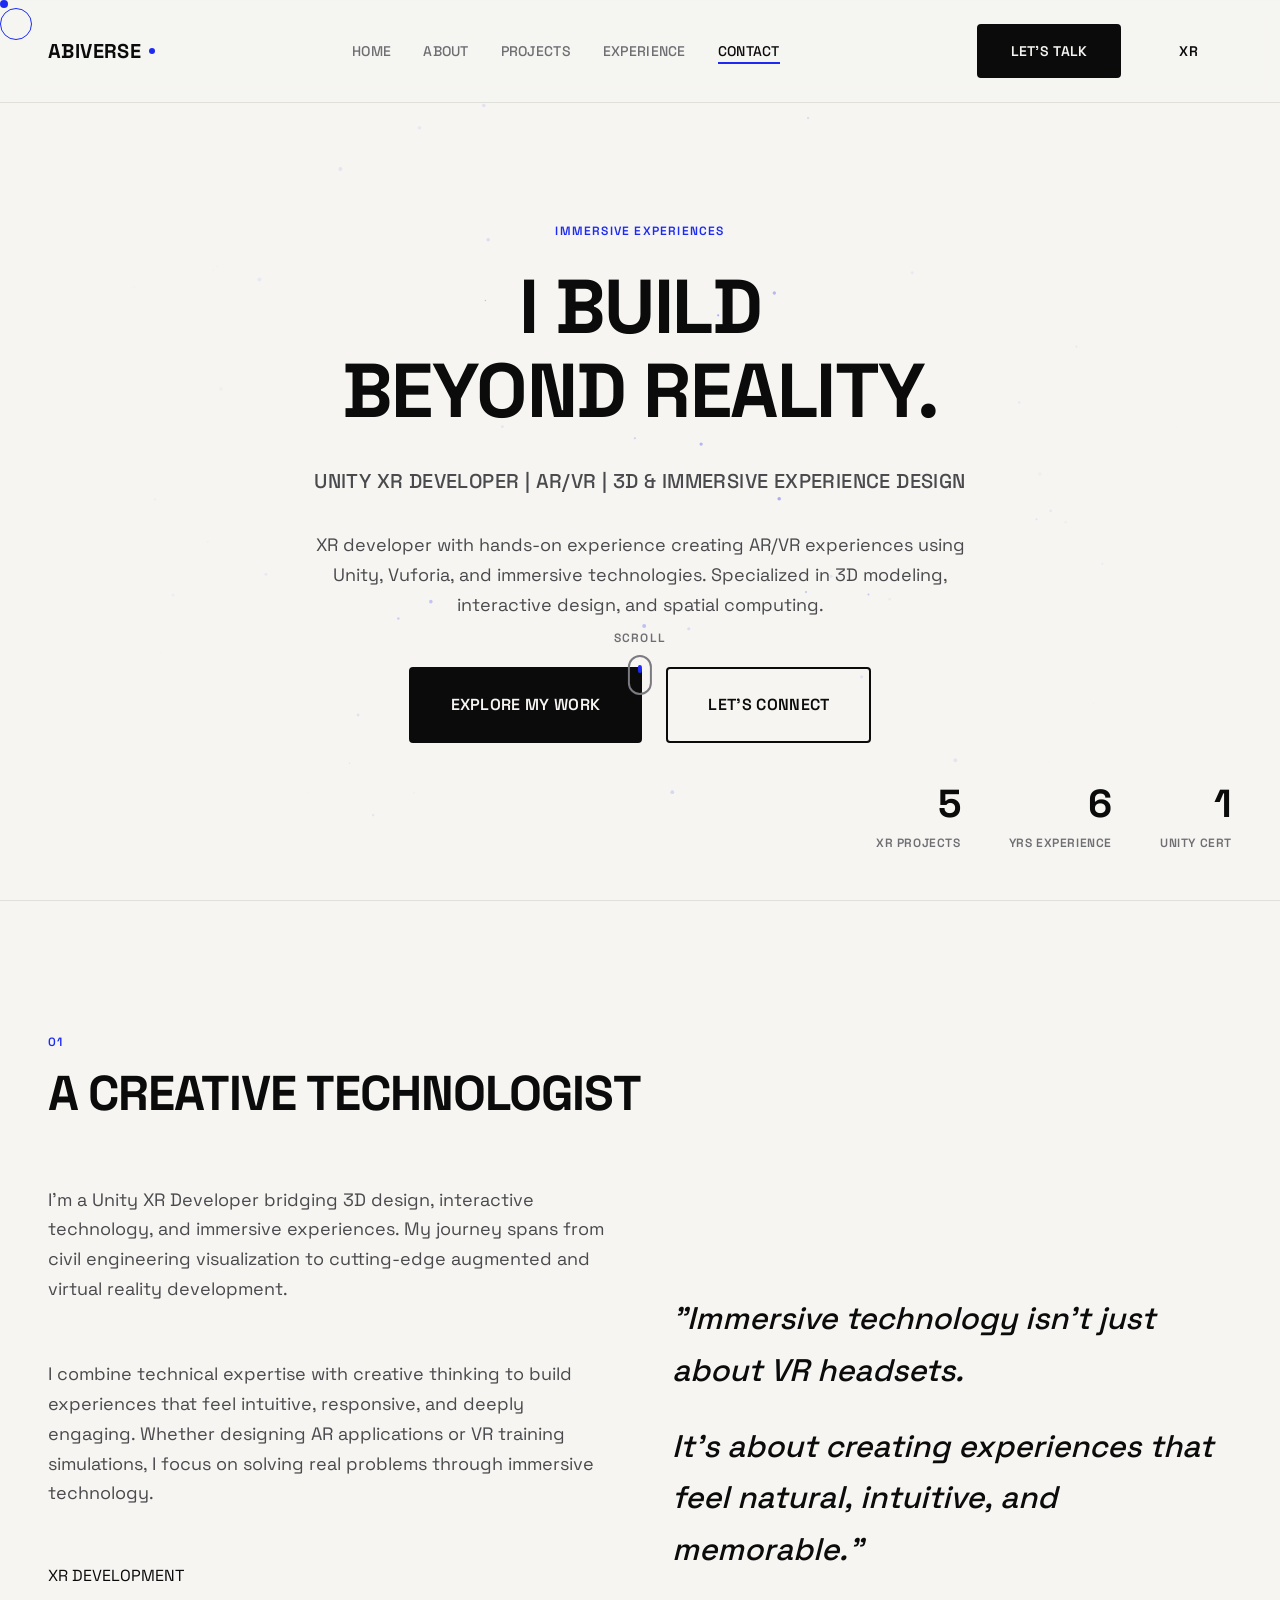
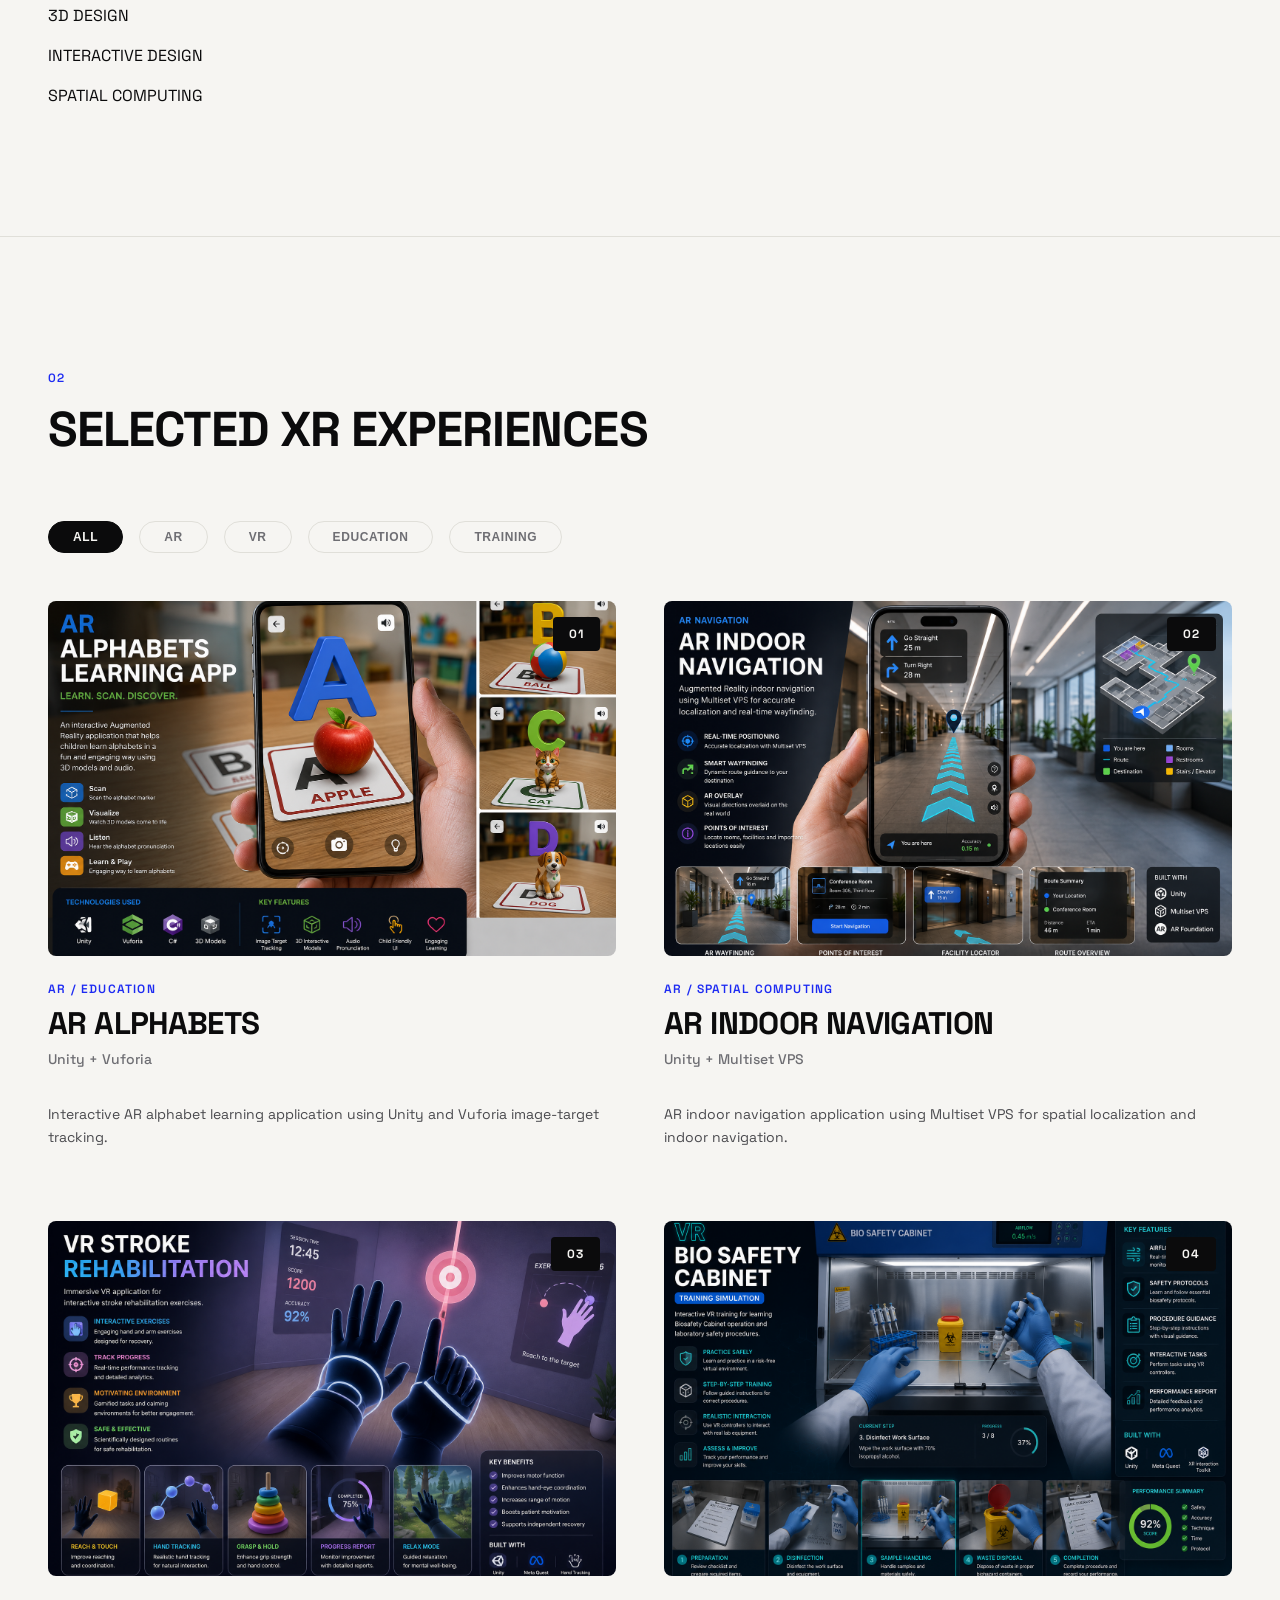
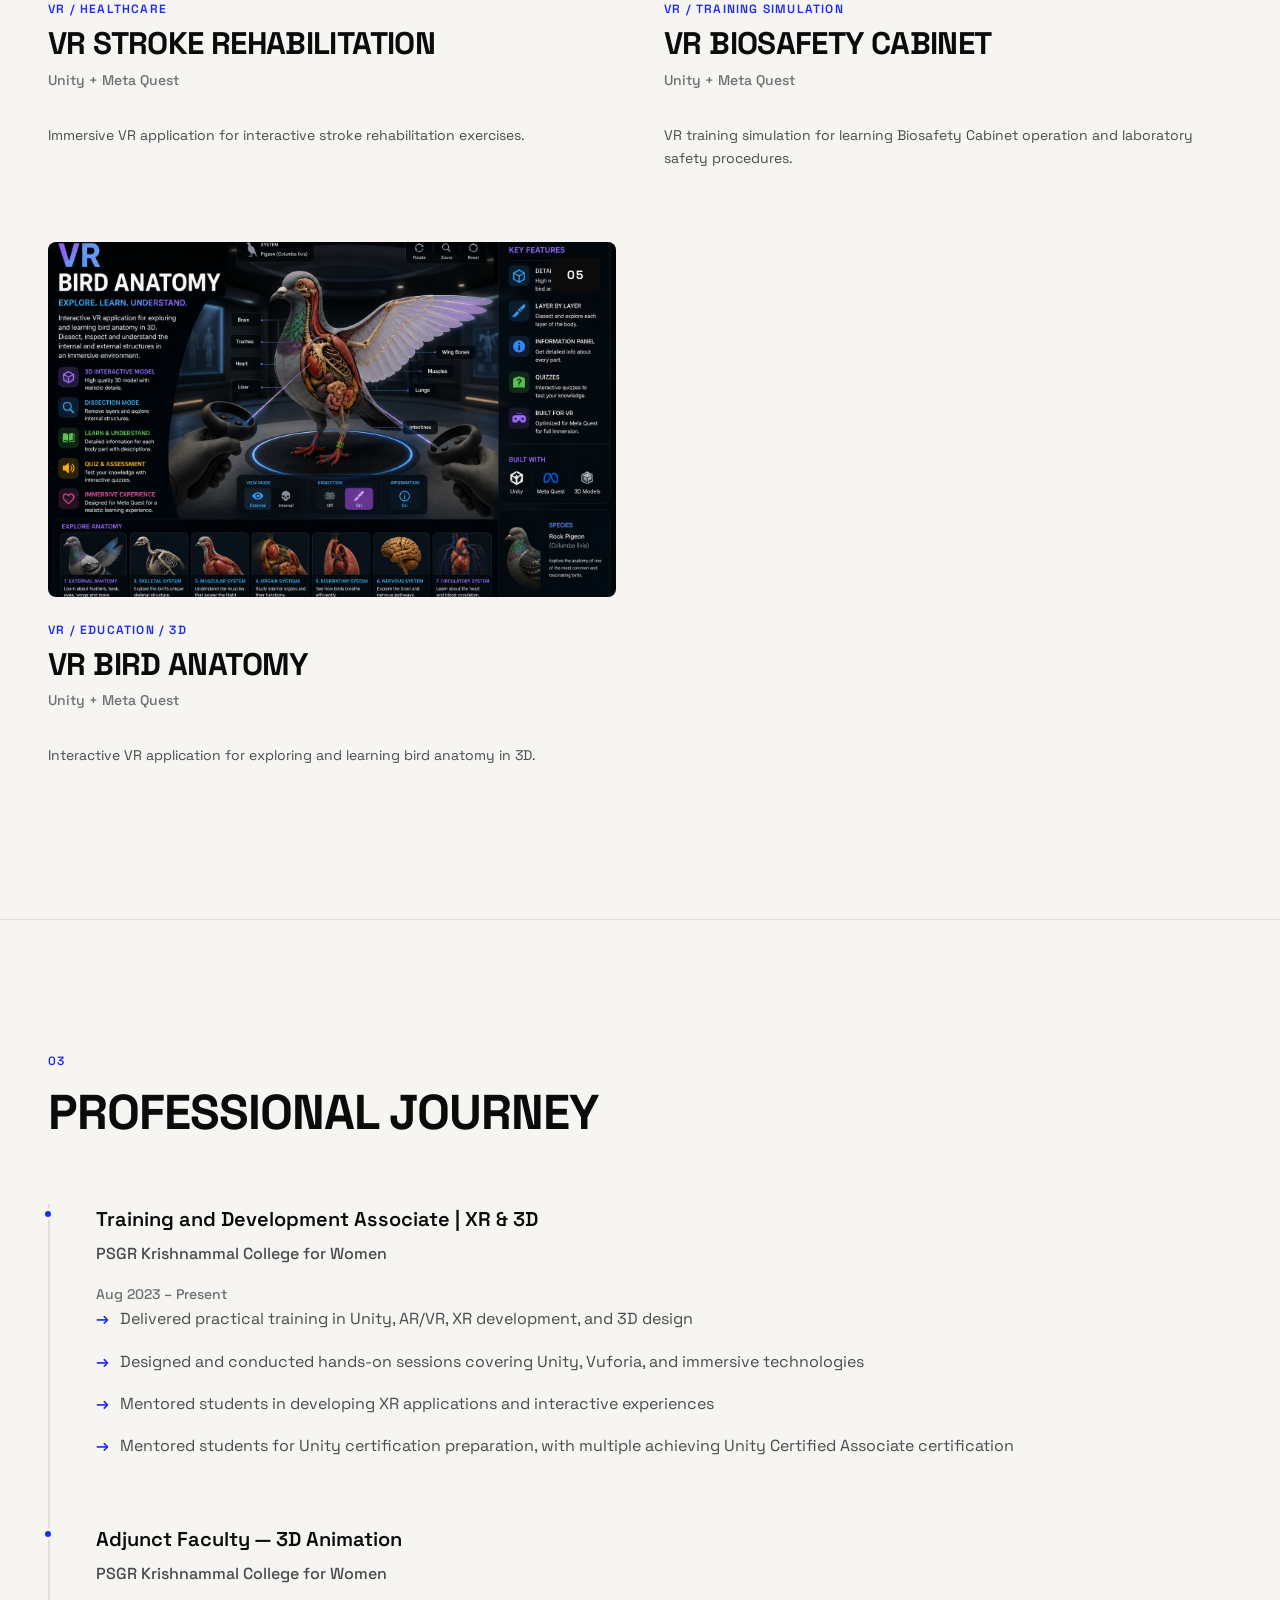
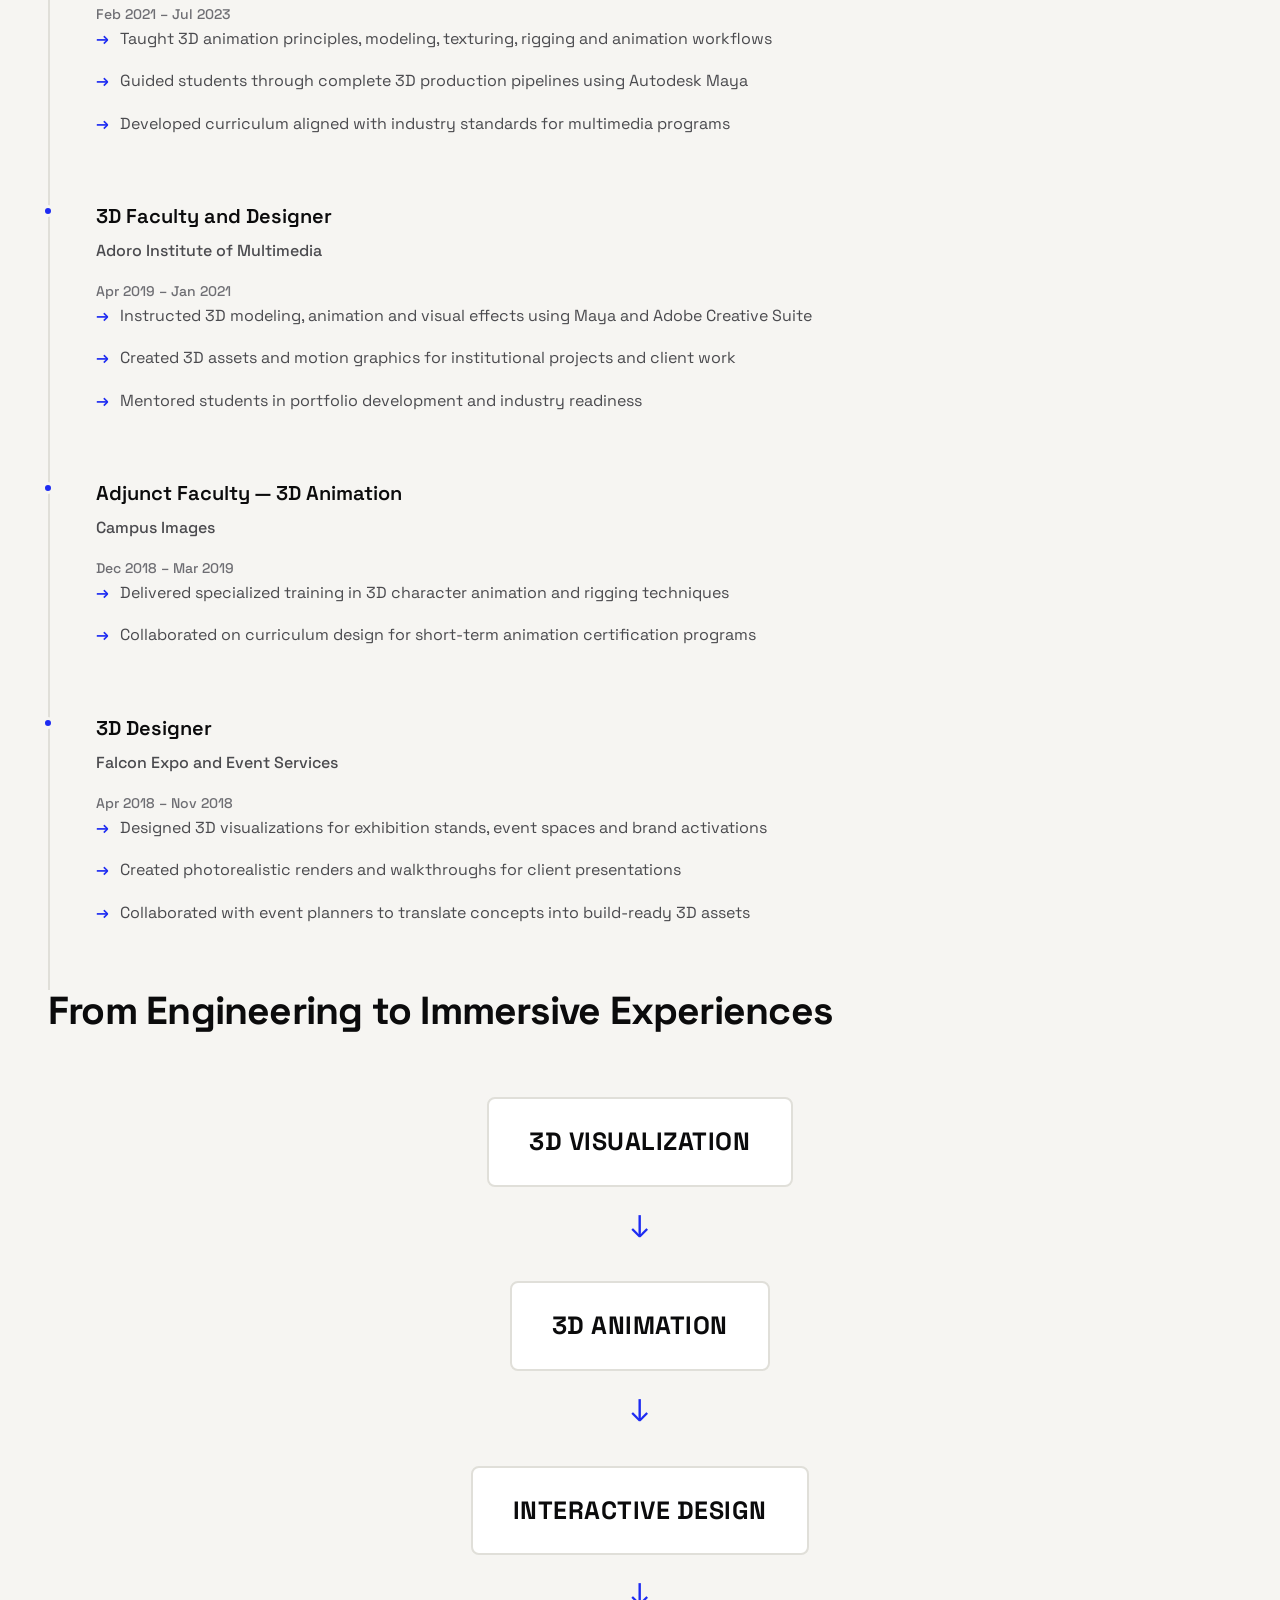
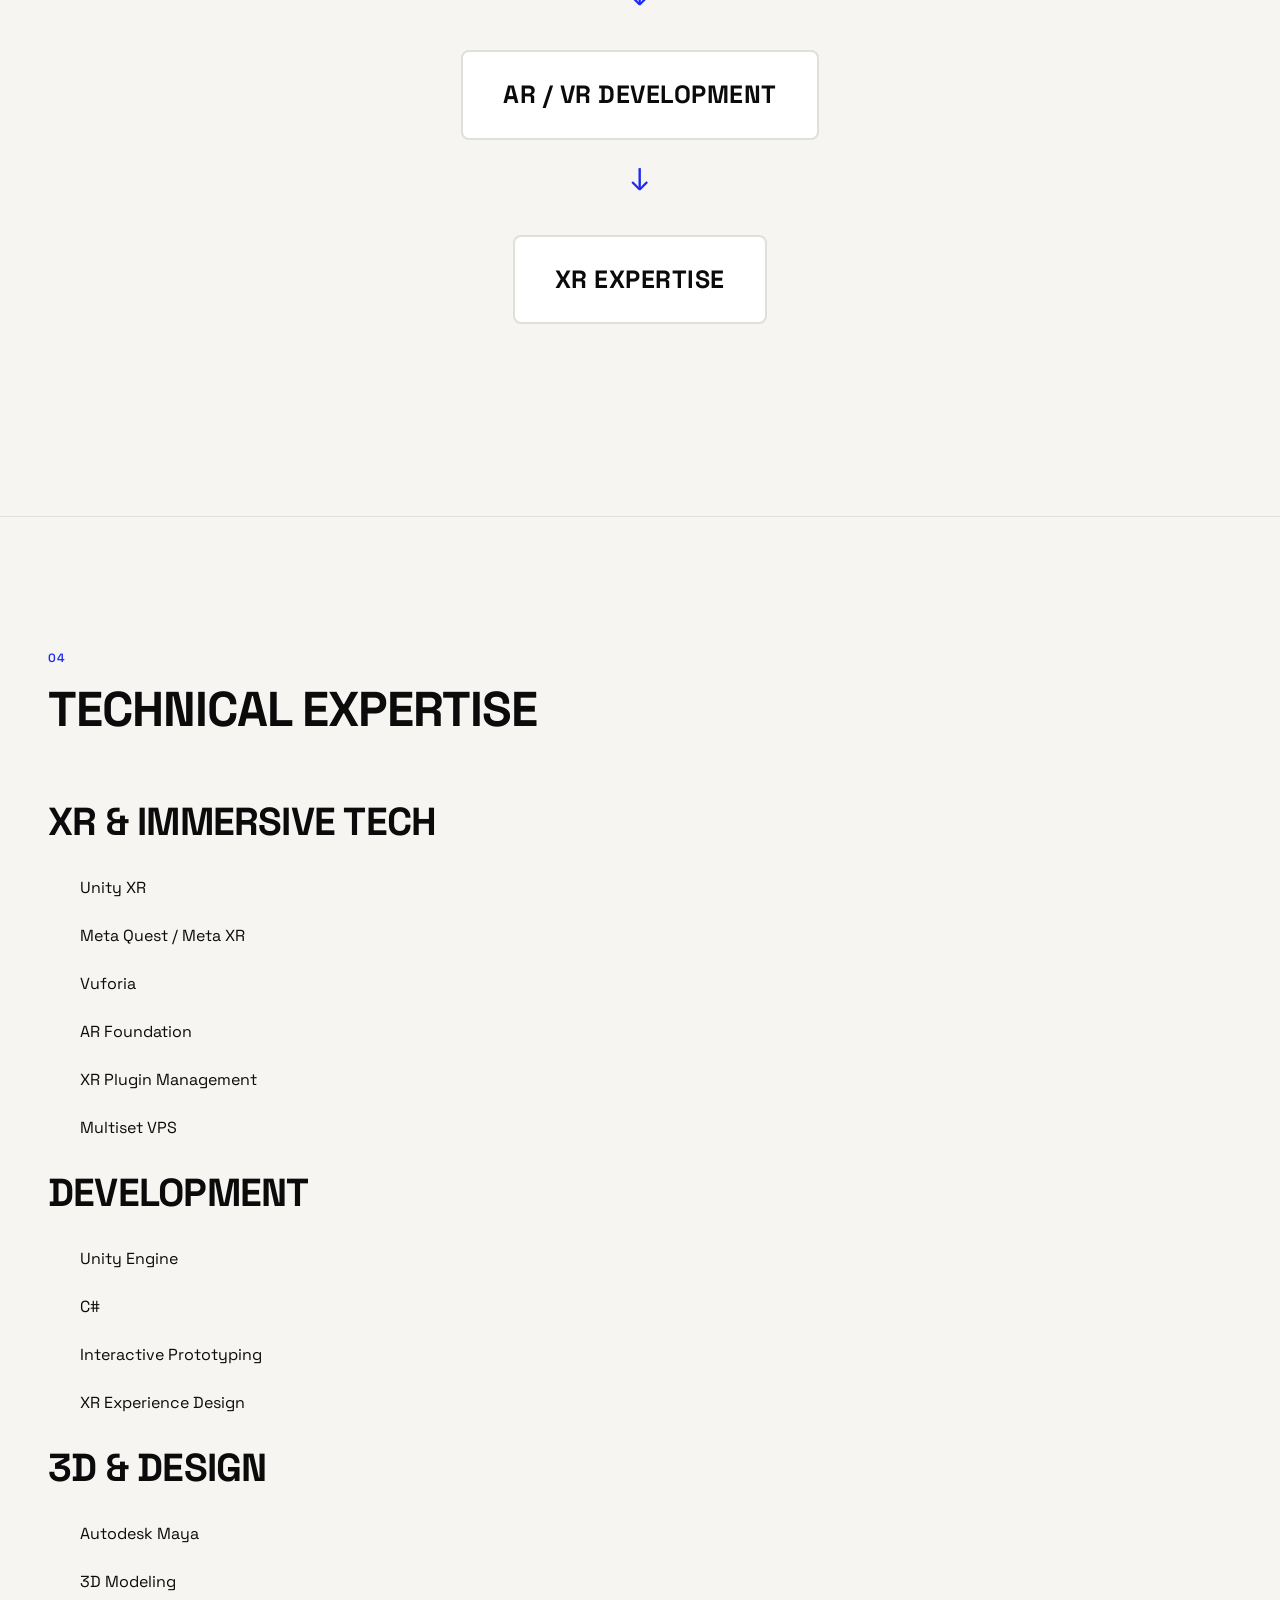
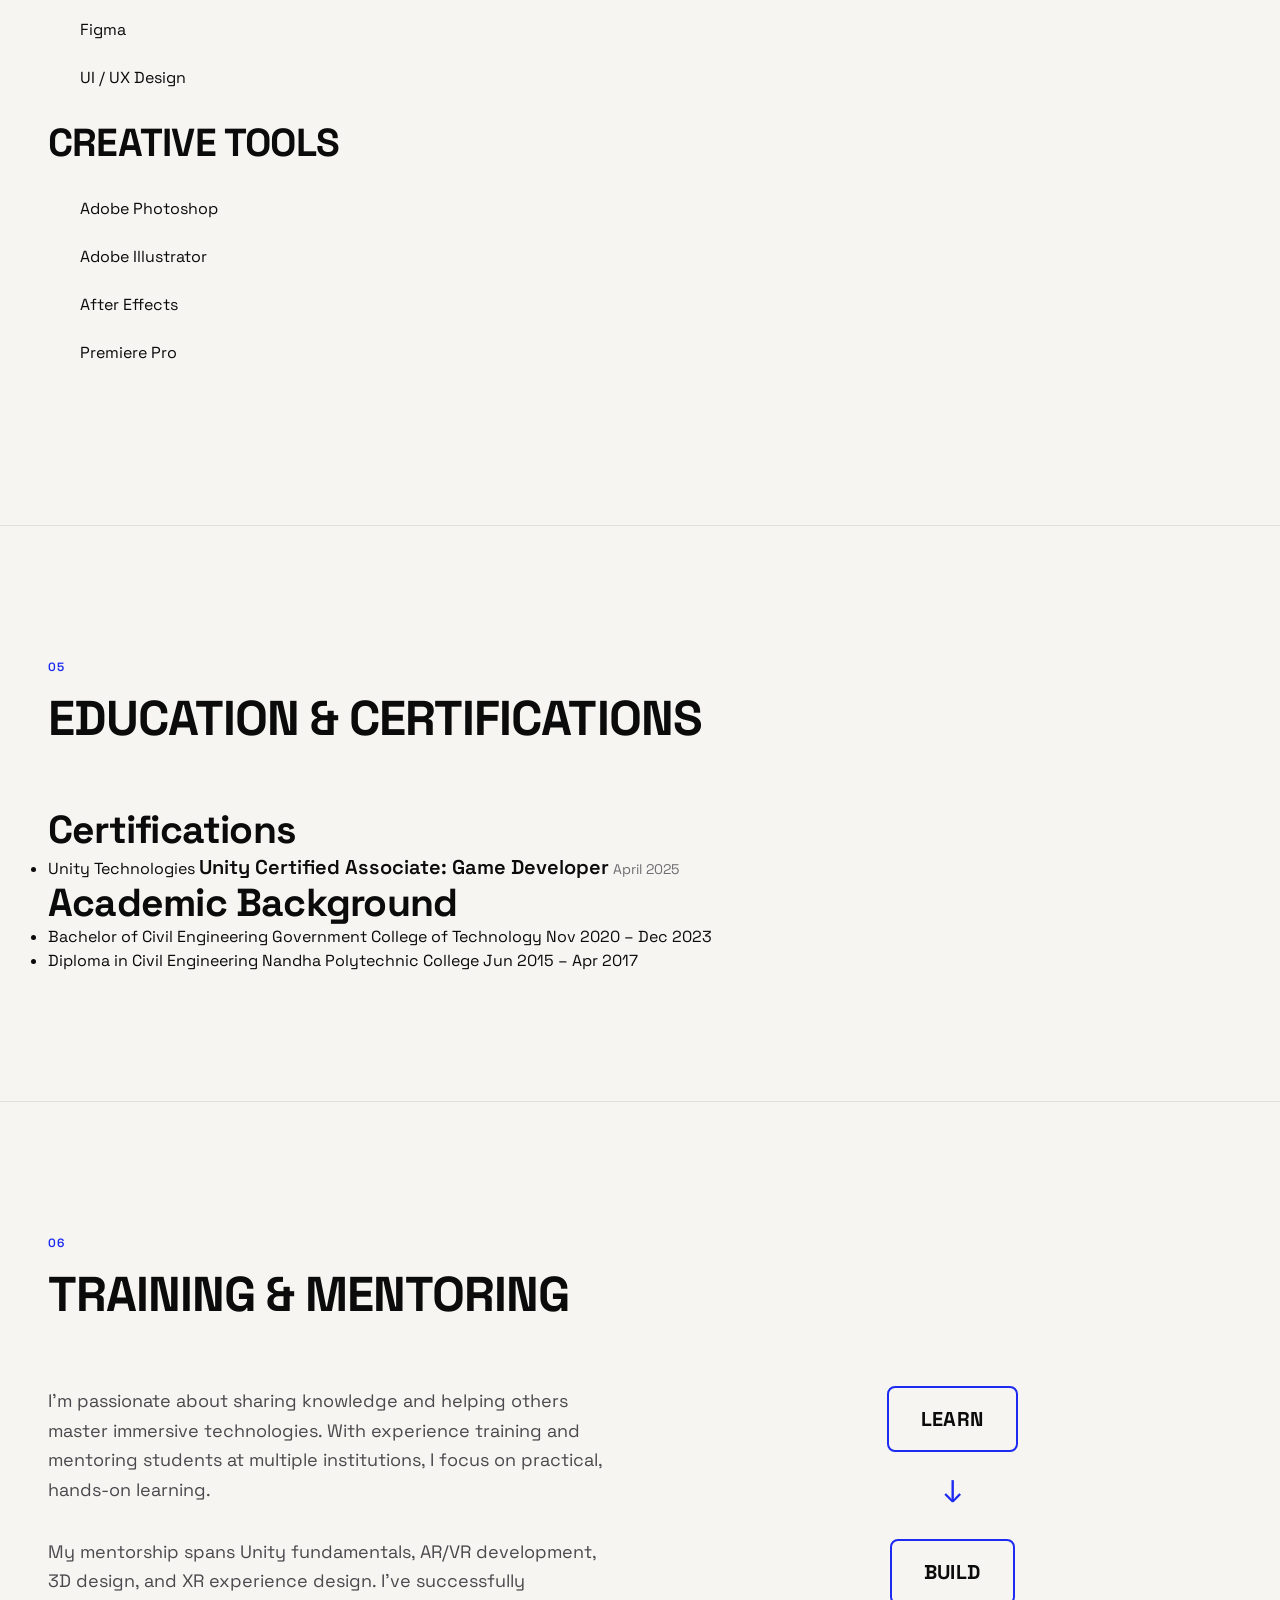
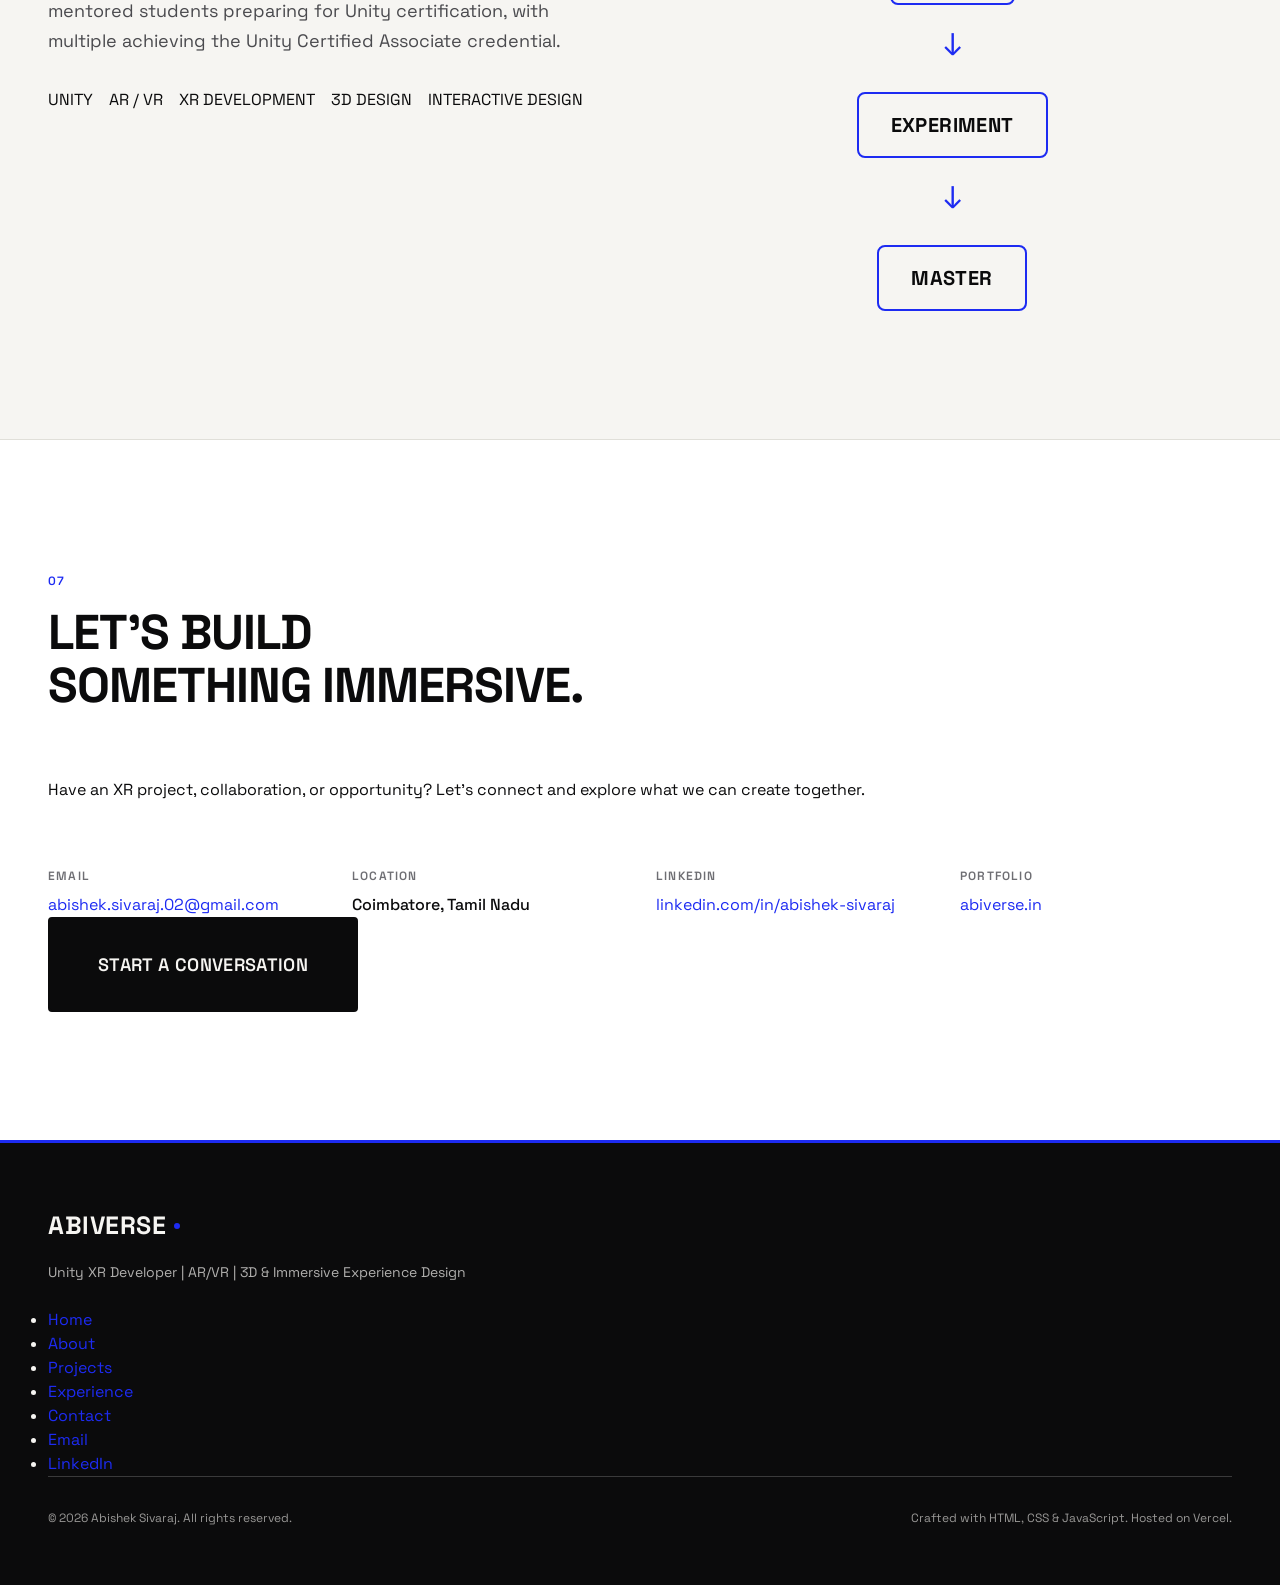
<file: index.html>
<!DOCTYPE html>
<html lang="en">
<head>
    <meta charset="UTF-8">
    <meta name="viewport" content="width=device-width, initial-scale=1.0">
    <meta name="description" content="Abishek Sivaraj — Unity XR Developer specializing in AR/VR, 3D and immersive experience design.">
    <meta name="theme-color" content="#F6F5F2">

    <!-- Open Graph / Social -->
    <meta property="og:type" content="website">
    <meta property="og:title" content="Abishek Sivaraj | Unity XR Developer | ABIVERSE">
    <meta property="og:description" content="Unity XR Developer | AR/VR | 3D & Immersive Experience Design">
    <meta property="og:image" content="https://abiverse.in/assets/profile/abishek-profile.jpg">
    <meta property="og:url" content="https://abiverse.in">
    <meta name="twitter:card" content="summary_large_image">
    <meta name="twitter:title" content="Abishek Sivaraj | Unity XR Developer | ABIVERSE">
    <meta name="twitter:description" content="Unity XR Developer | AR/VR | 3D & Immersive Experience Design">

    <title>Abishek Sivaraj | Unity XR Developer | ABIVERSE</title>
    <link rel="preconnect" href="https://fonts.googleapis.com">
    <link rel="preconnect" href="https://fonts.gstatic.com" crossorigin>
    <link rel="preload" as="style" href="style.css">
    <link rel="stylesheet" href="style.css">
    <link rel="icon" type="image/svg+xml" href="data:image/svg+xml,<svg xmlns='http://www.w3.org/2000/svg' viewBox='0 0 32 32'><circle cx='16' cy='16' r='14' fill='%231D2BF2'/><text x='16' y='20' font-family='monospace' font-size='18' font-weight='bold' text-anchor='middle' fill='white'>A</text></svg>">
    <link rel="apple-touch-icon" href="data:image/svg+xml,<svg xmlns='http://www.w3.org/2000/svg' viewBox='0 0 180 180'><circle cx='90' cy='90' r='80' fill='%231D2BF2'/></svg>">
</head>
<body>
    <!-- Custom Cursor (Desktop only) -->
    <div class="cursor" id="cursor" aria-hidden="true">
        <div class="cursor-dot"></div>
        <div class="cursor-ring"></div>
        <span class="cursor-text" id="cursorText"></span>
    </div>

    <!-- Navigation -->
    <header class="nav" id="nav" role="banner">
        <div class="nav-container">
            <a href="/" class="nav-logo" id="navLogo" aria-label="ABIVERSE Home">
                <span class="logo-text">ABIVERSE</span>
                <span class="logo-dot" aria-hidden="true"></span>
            </a>

            <nav class="nav-menu" id="navMenu" role="navigation" aria-label="Main navigation">
                <ul class="nav-list">
                    <li><a href="/" class="nav-link" data-section="hero">HOME</a></li>
                    <li><a href="#about" class="nav-link" data-section="about">ABOUT</a></li>
                    <li><a href="#projects" class="nav-link" data-section="projects">PROJECTS</a></li>
                    <li><a href="#experience" class="nav-link" data-section="experience">EXPERIENCE</a></li>
                    <li><a href="#contact" class="nav-link" data-section="contact">CONTACT</a></li>
                </ul>
            </nav>

            <div class="nav-actions">
                <button class="btn btn-primary nav-cta" id="navCta" aria-label="Start a conversation">LET'S TALK</button>
                <button class="btn btn-ghost xr-toggle" id="xrToggle" aria-label="Toggle XR Mode" aria-pressed="false">
                    <span class="xr-toggle-icon" aria-hidden="true"></span>
                    <span>XR</span>
                </button>
                <button class="nav-hamburger" id="navHamburger" aria-label="Toggle menu" aria-expanded="false" aria-controls="navMenu">
                    <span class="hamburger-line" aria-hidden="true"></span>
                    <span class="hamburger-line" aria-hidden="true"></span>
                    <span class="hamburger-line" aria-hidden="true"></span>
                </button>
            </div>
        </div>

        <!-- Mobile Menu Overlay -->
        <div class="mobile-menu-overlay" id="mobileMenuOverlay" aria-hidden="true"></div>
    </header>

    <main id="main" role="main">
        <!-- HERO SECTION ────────────────────────────────────────────────────── -->
        <section class="hero" id="hero" aria-labelledby="heroTitle">
            <div class="hero-bg" id="heroBg" aria-hidden="true">
                <canvas class="hero-canvas" id="heroCanvas"></canvas>
                <div class="hero-gradient"></div>
            </div>

            <div class="hero-content">
                <p class="hero-label">IMMERSIVE EXPERIENCES</p>

                <h1 class="hero-title" id="heroTitle">
                    <span class="title-line">I BUILD</span>
                    <span class="title-line">BEYOND REALITY.</span>
                </h1>

                <p class="hero-subtitle">Unity XR Developer | AR/VR | 3D & Immersive Experience Design</p>

                <p class="hero-description">
                    XR developer with hands-on experience creating AR/VR experiences using Unity, Vuforia, and immersive technologies. Specialized in 3D modeling, interactive design, and spatial computing.
                </p>

                <div class="hero-ctas">
                    <a href="#projects" class="btn btn-primary btn-lg">EXPLORE MY WORK</a>
                    <a href="#contact" class="btn btn-outline btn-lg">LET'S CONNECT</a>
                </div>

                <div class="hero-scroll" aria-hidden="true">
                    <span class="scroll-text">SCROLL</span>
                    <div class="scroll-indicator">
                        <div class="scroll-dot"></div>
                    </div>
                </div>
            </div>

            <!-- Hero Stats -->
            <div class="hero-stats" aria-label="Portfolio statistics">
                <div class="stat">
                    <span class="stat-number" data-count="5">0</span>
                    <span class="stat-label">XR PROJECTS</span>
                </div>
                <div class="stat">
                    <span class="stat-number" data-count="6">0</span>
                    <span class="stat-label">YRS EXPERIENCE</span>
                </div>
                <div class="stat">
                    <span class="stat-number" data-count="1">0</span>
                    <span class="stat-label">UNITY CERT</span>
                </div>
            </div>
        </section>

        <!-- DIVIDER ────────────────────────────────────────────────────────── -->
        <div class="divider" aria-hidden="true"></div>

        <!-- ABOUT SECTION ──────────────────────────────────────────────────── -->
        <section class="about" id="about" aria-labelledby="aboutTitle">
            <div class="container">
                <header class="section-header">
                    <span class="section-tag">01</span>
                    <h2 class="section-title" id="aboutTitle">A CREATIVE TECHNOLOGIST</h2>
                </header>

                <div class="about-grid">
                    <div class="about-content">
                        <p class="about-text">
                            I'm a Unity XR Developer bridging 3D design, interactive technology, and immersive experiences. My journey spans from civil engineering visualization to cutting-edge augmented and virtual reality development.
                        </p>

                        <p class="about-text">
                            I combine technical expertise with creative thinking to build experiences that feel intuitive, responsive, and deeply engaging. Whether designing AR applications or VR training simulations, I focus on solving real problems through immersive technology.
                        </p>

                        <div class="about-highlights">
                            <span class="highlight-badge">XR DEVELOPMENT</span>
                            <span class="highlight-badge">3D DESIGN</span>
                            <span class="highlight-badge">INTERACTIVE DESIGN</span>
                            <span class="highlight-badge">SPATIAL COMPUTING</span>
                        </div>
                    </div>

                    <div class="about-visual">
                        <blockquote class="about-quote">
                            <p>"Immersive technology isn't just about VR headsets.</p>
                            <p>It's about creating experiences that feel natural, intuitive, and memorable."</p>
                        </blockquote>
                    </div>
                </div>
            </div>
        </section>

        <!-- DIVIDER ────────────────────────────────────────────────────────── -->
        <div class="divider" aria-hidden="true"></div>

        <!-- PROJECTS SECTION ───────────────────────────────────────────────── -->
        <section class="projects" id="projects" aria-labelledby="projectsTitle">
            <div class="container">
                <header class="section-header">
                    <span class="section-tag">02</span>
                    <h2 class="section-title" id="projectsTitle">SELECTED XR EXPERIENCES</h2>
                </header>

                <!-- Project Filters -->
                <div class="project-filters" role="group" aria-label="Project category filters">
                    <button class="filter-btn active" data-filter="all" aria-pressed="true">ALL</button>
                    <button class="filter-btn" data-filter="ar" aria-pressed="false">AR</button>
                    <button class="filter-btn" data-filter="vr" aria-pressed="false">VR</button>
                    <button class="filter-btn" data-filter="education" aria-pressed="false">EDUCATION</button>
                    <button class="filter-btn" data-filter="training" aria-pressed="false">TRAINING</button>
                </div>

                <!-- Projects Grid -->
                <div class="projects-grid" id="projectsGrid" role="list" aria-label="Project list"></div>
            </div>
        </section>

        <!-- DIVIDER ────────────────────────────────────────────────────────── -->
        <div class="divider" aria-hidden="true"></div>

        <!-- EXPERIENCE SECTION ─────────────────────────────────────────────── -->
        <section class="experience" id="experience" aria-labelledby="experienceTitle">
            <div class="container">
                <header class="section-header">
                    <span class="section-tag">03</span>
                    <h2 class="section-title" id="experienceTitle">PROFESSIONAL JOURNEY</h2>
                </header>

                <div class="timeline" id="timeline">
                    <!-- Experience items will be dynamically generated -->
                </div>

                <!-- Career Evolution -->
                <div class="career-evolution" aria-label="Career progression">
                    <h3 class="evolution-title">From Engineering to Immersive Experiences</h3>
                    <div class="evolution-timeline" role="list">
                        <div class="evolution-item" role="listitem">
                            <span class="evolution-step">3D VISUALIZATION</span>
                            <span class="evolution-arrow" aria-hidden="true">↓</span>
                        </div>
                        <div class="evolution-item" role="listitem">
                            <span class="evolution-step">3D ANIMATION</span>
                            <span class="evolution-arrow" aria-hidden="true">↓</span>
                        </div>
                        <div class="evolution-item" role="listitem">
                            <span class="evolution-step">INTERACTIVE DESIGN</span>
                            <span class="evolution-arrow" aria-hidden="true">↓</span>
                        </div>
                        <div class="evolution-item" role="listitem">
                            <span class="evolution-step">AR / VR DEVELOPMENT</span>
                            <span class="evolution-arrow" aria-hidden="true">↓</span>
                        </div>
                        <div class="evolution-item" role="listitem">
                            <span class="evolution-step">XR EXPERTISE</span>
                        </div>
                    </div>
                </div>
            </div>
        </section>

        <!-- DIVIDER ────────────────────────────────────────────────────────── -->
        <div class="divider" aria-hidden="true"></div>

        <!-- SKILLS SECTION ─────────────────────────────────────────────────── -->
        <section class="skills" id="skills" aria-labelledby="skillsTitle">
            <div class="container">
                <header class="section-header">
                    <span class="section-tag">04</span>
                    <h2 class="section-title" id="skillsTitle">TECHNICAL EXPERTISE</h2>
                </header>

                <div class="skills-groups">
                    <!-- XR & Immersive -->
                    <article class="skill-group">
                        <h3 class="skill-group-title">XR & IMMERSIVE TECH</h3>
                        <ul class="skill-list" role="list">
                            <li><span class="skill-dot" aria-hidden="true"></span> Unity XR</li>
                            <li><span class="skill-dot" aria-hidden="true"></span> Meta Quest / Meta XR</li>
                            <li><span class="skill-dot" aria-hidden="true"></span> Vuforia</li>
                            <li><span class="skill-dot" aria-hidden="true"></span> AR Foundation</li>
                            <li><span class="skill-dot" aria-hidden="true"></span> XR Plugin Management</li>
                            <li><span class="skill-dot" aria-hidden="true"></span> Multiset VPS</li>
                        </ul>
                    </article>

                    <!-- Development -->
                    <article class="skill-group">
                        <h3 class="skill-group-title">DEVELOPMENT</h3>
                        <ul class="skill-list" role="list">
                            <li><span class="skill-dot" aria-hidden="true"></span> Unity Engine</li>
                            <li><span class="skill-dot" aria-hidden="true"></span> C#</li>
                            <li><span class="skill-dot" aria-hidden="true"></span> Interactive Prototyping</li>
                            <li><span class="skill-dot" aria-hidden="true"></span> XR Experience Design</li>
                        </ul>
                    </article>

                    <!-- 3D & Design -->
                    <article class="skill-group">
                        <h3 class="skill-group-title">3D & DESIGN</h3>
                        <ul class="skill-list" role="list">
                            <li><span class="skill-dot" aria-hidden="true"></span> Autodesk Maya</li>
                            <li><span class="skill-dot" aria-hidden="true"></span> 3D Modeling</li>
                            <li><span class="skill-dot" aria-hidden="true"></span> Figma</li>
                            <li><span class="skill-dot" aria-hidden="true"></span> UI / UX Design</li>
                        </ul>
                    </article>

                    <!-- Creative Tools -->
                    <article class="skill-group">
                        <h3 class="skill-group-title">CREATIVE TOOLS</h3>
                        <ul class="skill-list" role="list">
                            <li><span class="skill-dot" aria-hidden="true"></span> Adobe Photoshop</li>
                            <li><span class="skill-dot" aria-hidden="true"></span> Adobe Illustrator</li>
                            <li><span class="skill-dot" aria-hidden="true"></span> After Effects</li>
                            <li><span class="skill-dot" aria-hidden="true"></span> Premiere Pro</li>
                        </ul>
                    </article>
                </div>
            </div>
        </section>

        <!-- DIVIDER ────────────────────────────────────────────────────────── -->
        <div class="divider" aria-hidden="true"></div>

        <!-- EDUCATION & CERTIFICATIONS ──────────────────────────────────────── -->
        <section class="education" id="education" aria-labelledby="educationTitle">
            <div class="container">
                <header class="section-header">
                    <span class="section-tag">05</span>
                    <h2 class="section-title" id="educationTitle">EDUCATION & CERTIFICATIONS</h2>
                </header>

                <div class="education-content">
                    <article class="education-column">
                        <h3 class="education-subtitle">Certifications</h3>
                        <ul class="education-list" role="list">
                            <li class="cert-featured">
                                <span class="cert-label">Unity Technologies</span>
                                <span class="cert-name">Unity Certified Associate: Game Developer</span>
                                <span class="cert-date">April 2025</span>
                            </li>
                        </ul>
                    </article>

                    <article class="education-column">
                        <h3 class="education-subtitle">Academic Background</h3>
                        <ul class="education-list" role="list">
                            <li>
                                <span class="edu-degree">Bachelor of Civil Engineering</span>
                                <span class="edu-school">Government College of Technology</span>
                                <span class="edu-date">Nov 2020 – Dec 2023</span>
                            </li>
                            <li>
                                <span class="edu-degree">Diploma in Civil Engineering</span>
                                <span class="edu-school">Nandha Polytechnic College</span>
                                <span class="edu-date">Jun 2015 – Apr 2017</span>
                            </li>
                        </ul>
                    </article>
                </div>
            </div>
        </section>

        <!-- DIVIDER ────────────────────────────────────────────────────────── -->
        <div class="divider" aria-hidden="true"></div>

        <!-- TEACHING & MENTORING ───────────────────────────────────────────── -->
        <section class="teaching" id="teaching" aria-labelledby="teachingTitle">
            <div class="container">
                <header class="section-header">
                    <span class="section-tag">06</span>
                    <h2 class="section-title" id="teachingTitle">TRAINING & MENTORING</h2>
                </header>

                <div class="teaching-grid">
                    <div class="teaching-content">
                        <p class="teaching-text">
                            I'm passionate about sharing knowledge and helping others master immersive technologies. With experience training and mentoring students at multiple institutions, I focus on practical, hands-on learning.
                        </p>

                        <p class="teaching-text">
                            My mentorship spans Unity fundamentals, AR/VR development, 3D design, and XR experience design. I've successfully mentored students preparing for Unity certification, with multiple achieving the Unity Certified Associate credential.
                        </p>

                        <div class="teaching-topics">
                            <span class="topic-badge">UNITY</span>
                            <span class="topic-badge">AR / VR</span>
                            <span class="topic-badge">XR DEVELOPMENT</span>
                            <span class="topic-badge">3D DESIGN</span>
                            <span class="topic-badge">INTERACTIVE DESIGN</span>
                        </div>
                    </div>

                    <div class="teaching-visual">
                        <div class="teaching-flow" role="list" aria-label="Learning methodology">
                            <div class="flow-step" role="listitem">
                                <span class="flow-label">LEARN</span>
                                <span class="flow-arrow" aria-hidden="true">↓</span>
                            </div>
                            <div class="flow-step" role="listitem">
                                <span class="flow-label">BUILD</span>
                                <span class="flow-arrow" aria-hidden="true">↓</span>
                            </div>
                            <div class="flow-step" role="listitem">
                                <span class="flow-label">EXPERIMENT</span>
                                <span class="flow-arrow" aria-hidden="true">↓</span>
                            </div>
                            <div class="flow-step" role="listitem">
                                <span class="flow-label">MASTER</span>
                            </div>
                        </div>
                    </div>
                </div>
            </div>
        </section>

        <!-- DIVIDER ────────────────────────────────────────────────────────── -->
        <div class="divider" aria-hidden="true"></div>

        <!-- CONTACT SECTION ────────────────────────────────────────────────── -->
        <section class="contact" id="contact" aria-labelledby="contactTitle">
            <div class="container">
                <header class="section-header">
                    <span class="section-tag">07</span>
                    <h2 class="section-title" id="contactTitle">
                        <span class="title-line">LET'S BUILD</span>
                        <span class="title-line">SOMETHING IMMERSIVE.</span>
                    </h2>
                </header>

                <p class="contact-intro">
                    Have an XR project, collaboration, or opportunity? Let's connect and explore what we can create together.
                </p>

                <div class="contact-details">
                    <div class="contact-item">
                        <span class="contact-label">EMAIL</span>
                        <a href="mailto:abishek.sivaraj.02@gmail.com" class="contact-link">abishek.sivaraj.02@gmail.com</a>
                    </div>
                    <div class="contact-item">
                        <span class="contact-label">LOCATION</span>
                        <span class="contact-value">Coimbatore, Tamil Nadu</span>
                    </div>
                    <div class="contact-item">
                        <span class="contact-label">LINKEDIN</span>
                        <a href="https://linkedin.com/in/abishek-sivaraj" target="_blank" rel="noopener noreferrer" class="contact-link">linkedin.com/in/abishek-sivaraj</a>
                    </div>
                    <div class="contact-item">
                        <span class="contact-label">PORTFOLIO</span>
                        <a href="https://abiverse.in" target="_blank" rel="noopener noreferrer" class="contact-link">abiverse.in</a>
                    </div>
                </div>

                <a href="mailto:abishek.sivaraj.02@gmail.com" class="btn btn-primary btn-xl">START A CONVERSATION</a>
            </div>
        </section>
    </main>

    <!-- Footer -->
    <footer class="footer" role="contentinfo">
        <div class="container">
            <div class="footer-content">
                <div class="footer-brand">
                    <a href="/" class="footer-logo" aria-label="ABIVERSE Home">
                        <span class="logo-text">ABIVERSE</span>
                        <span class="logo-dot" aria-hidden="true"></span>
                    </a>
                    <p class="footer-tagline">Unity XR Developer | AR/VR | 3D & Immersive Experience Design</p>
                </div>

                <nav class="footer-nav" aria-label="Footer navigation">
                    <ul role="list">
                        <li><a href="/">Home</a></li>
                        <li><a href="#about">About</a></li>
                        <li><a href="#projects">Projects</a></li>
                        <li><a href="#experience">Experience</a></li>
                        <li><a href="#contact">Contact</a></li>
                    </ul>
                </nav>

                <div class="footer-connect">
                    <ul role="list">
                        <li><a href="mailto:abishek.sivaraj.02@gmail.com" aria-label="Send email">Email</a></li>
                        <li><a href="https://linkedin.com/in/abishek-sivaraj" target="_blank" rel="noopener noreferrer" aria-label="Visit LinkedIn">LinkedIn</a></li>
                    </ul>
                </div>
            </div>

            <div class="footer-bottom">
                <p class="copyright">&copy; 2026 Abishek Sivaraj. All rights reserved.</p>
                <p class="footer-note">Crafted with HTML, CSS & JavaScript. Hosted on Vercel.</p>
            </div>
        </div>
    </footer>

    <!-- Scripts -->
    <script src="projects.js"></script>
    <script src="script.js"></script>
</body>
</html>
</file>
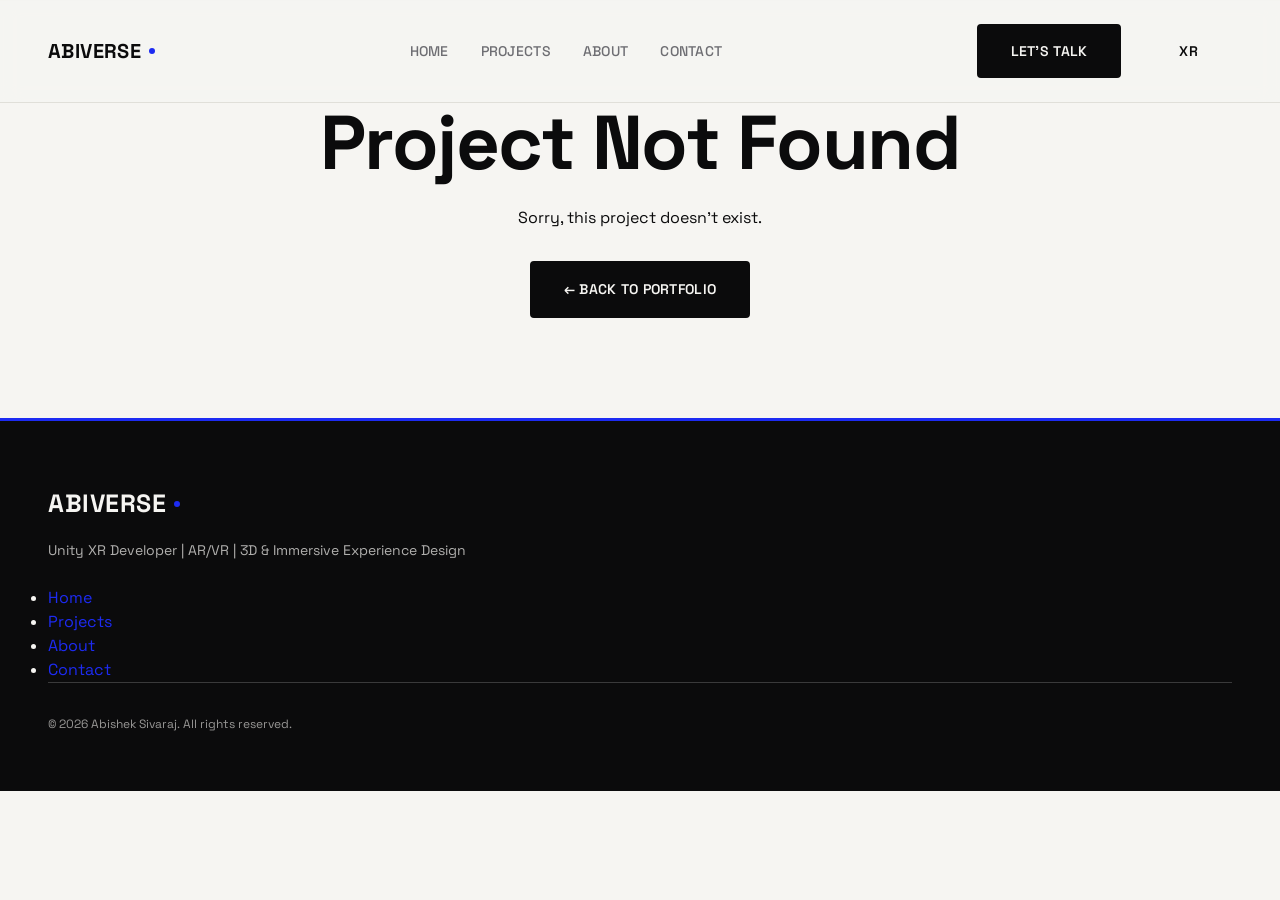
<file: projects/ar-alphabets/index.html>
<!DOCTYPE html>
<html lang="en">
<head>
    <meta charset="UTF-8">
    <meta name="viewport" content="width=device-width, initial-scale=1.0">
    <meta name="description" content="Project case study - Abishek Sivaraj XR Portfolio">
    <title>Project Case Study | ABIVERSE</title>
    <link rel="preconnect" href="https://fonts.googleapis.com">
    <link rel="preconnect" href="https://fonts.gstatic.com" crossorigin>
    <link rel="stylesheet" href="/style.css">
    <style>
        /* Project Detail Page Styles */
        .project-detail-hero {
            aspect-ratio: 16 / 9;
            width: 100%;
            background-color: var(--color-border);
            margin-bottom: var(--space-8);
            border-radius: var(--radius-md);
            overflow: hidden;
        }

        .project-detail-hero img {
            width: 100%;
            height: 100%;
            object-fit: cover;
        }

        .project-detail-header {
            margin-bottom: var(--space-8);
        }

        .project-detail-category {
            font-size: var(--text-xs);
            font-weight: var(--weight-semibold);
            letter-spacing: var(--tracking-widest);
            text-transform: uppercase;
            color: var(--color-accent);
            margin-bottom: var(--space-2);
        }

        .project-detail-title {
            font-size: var(--text-5xl);
            font-weight: var(--weight-bold);
            letter-spacing: var(--tracking-tight);
            margin-bottom: var(--space-3);
        }

        .project-detail-description {
            font-size: var(--text-md);
            line-height: var(--leading-relaxed);
            color: var(--color-ink-secondary);
            max-width: 800px;
        }

        .project-detail-meta {
            display: grid;
            grid-template-columns: repeat(auto-fit, minmax(200px, 1fr));
            gap: var(--space-6);
            margin-top: var(--space-8);
            padding: var(--space-6) 0;
            border-top: var(--border-thin) solid var(--color-border);
            border-bottom: var(--border-thin) solid var(--color-border);
        }

        .detail-meta-item {
            display: flex;
            flex-direction: column;
            gap: var(--space-1);
        }

        .detail-meta-label {
            font-size: var(--text-xs);
            font-weight: var(--weight-semibold);
            letter-spacing: var(--tracking-widest);
            text-transform: uppercase;
            color: var(--color-ink-muted);
        }

        .detail-meta-value {
            font-size: var(--text-base);
            font-weight: var(--weight-medium);
            color: var(--color-ink);
        }

        .project-section {
            padding: var(--space-8) 0;
            border-bottom: var(--border-thin) solid var(--color-border);
        }

        .project-section-title {
            font-size: var(--text-3xl);
            font-weight: var(--weight-bold);
            margin-bottom: var(--space-4);
        }

        .project-section-content {
            font-size: var(--text-base);
            line-height: var(--leading-relaxed);
            color: var(--color-ink-secondary);
            max-width: 800px;
        }

        .video-container {
            position: relative;
            width: 100%;
            aspect-ratio: 16 / 9;
            background-color: var(--color-border);
            border-radius: var(--radius-md);
            overflow: hidden;
            margin: var(--space-6) 0;
        }

        .video-iframe {
            position: absolute;
            top: 0;
            left: 0;
            width: 100%;
            height: 100%;
            border: none;
            border-radius: var(--radius-md);
        }

        .video-placeholder {
            display: flex;
            flex-direction: column;
            align-items: center;
            justify-content: center;
            width: 100%;
            aspect-ratio: 16 / 9;
            background: linear-gradient(135deg, var(--color-accent-muted) 0%, var(--color-border) 100%);
            border-radius: var(--radius-md);
            gap: var(--space-3);
            text-align: center;
        }

        .video-placeholder p {
            font-size: var(--text-lg);
            font-weight: var(--weight-semibold);
            color: var(--color-ink);
            margin: 0;
        }

        .video-placeholder-subtitle {
            font-size: var(--text-sm);
            color: var(--color-ink-muted) !important;
            font-weight: var(--weight-normal) !important;
        }

        .project-navigation {
            display: grid;
            grid-template-columns: repeat(3, 1fr);
            gap: var(--space-4);
            margin-top: var(--space-12);
            padding: var(--space-8) 0;
            border-top: var(--border-thin) solid var(--color-border);
        }

        .nav-item {
            display: flex;
            align-items: center;
            justify-content: center;
            gap: var(--space-2);
        }

        .nav-item a {
            flex: 1;
            text-align: center;
            padding: var(--space-3);
            border: var(--border-thin) solid var(--color-border);
            border-radius: var(--radius-md);
            transition: var(--transition-base);
            word-break: break-word;
        }

        .nav-item a:hover {
            border-color: var(--color-accent);
            background-color: var(--color-accent-muted);
        }

        .nav-center a {
            padding: var(--space-2) var(--space-4);
        }

        @media (max-width: 768px) {
            .project-detail-title {
                font-size: var(--text-4xl);
            }

            .project-detail-meta {
                grid-template-columns: 1fr;
                gap: var(--space-4);
            }

            .project-navigation {
                grid-template-columns: 1fr;
            }

            .project-section-title {
                font-size: var(--text-2xl);
            }
        }
    </style>
</head>
<body>
    <!-- Navigation -->
    <header class="nav" id="nav" role="banner">
        <div class="nav-container">
            <a href="/" class="nav-logo" aria-label="ABIVERSE Home">
                <span class="logo-text">ABIVERSE</span>
                <span class="logo-dot" aria-hidden="true"></span>
            </a>
            <nav class="nav-menu" id="navMenu" role="navigation" aria-label="Main navigation">
                <ul class="nav-list">
                    <li><a href="/" class="nav-link">HOME</a></li>
                    <li><a href="/#projects" class="nav-link">PROJECTS</a></li>
                    <li><a href="/#about" class="nav-link">ABOUT</a></li>
                    <li><a href="/#contact" class="nav-link">CONTACT</a></li>
                </ul>
            </nav>
            <div class="nav-actions">
                <button class="btn btn-primary nav-cta" id="navCta">LET'S TALK</button>
                <button class="btn btn-ghost xr-toggle" id="xrToggle" aria-label="Toggle XR Mode" aria-pressed="false">
                    <span class="xr-toggle-icon" aria-hidden="true"></span>
                    <span>XR</span>
                </button>
                <button class="nav-hamburger" id="navHamburger" aria-label="Toggle menu" aria-expanded="false">
                    <span class="hamburger-line" aria-hidden="true"></span>
                    <span class="hamburger-line" aria-hidden="true"></span>
                    <span class="hamburger-line" aria-hidden="true"></span>
                </button>
            </div>
        </div>
        <div class="mobile-menu-overlay" id="mobileMenuOverlay" aria-hidden="true"></div>
    </header>

    <main id="main" role="main">
        <div class="container">
            <!-- Hero Image -->
            <img id="projectHeroImage" class="project-detail-hero" alt="Project hero image" loading="eager">

            <!-- Project Header -->
            <header class="project-detail-header">
                <p class="project-detail-category" id="projectCategory"></p>
                <h1 class="project-detail-title" id="projectTitle"></h1>
                <p class="project-detail-description" id="projectDescription"></p>
            </header>

            <!-- Project Metadata -->
            <div class="project-detail-meta">
                <div class="detail-meta-item">
                    <span class="detail-meta-label">YEAR</span>
                    <span class="detail-meta-value" id="projectYear"></span>
                </div>
                <div class="detail-meta-item">
                    <span class="detail-meta-label">MY ROLE</span>
                    <span class="detail-meta-value" id="projectRole"></span>
                </div>
                <div class="detail-meta-item">
                    <span class="detail-meta-label">DURATION</span>
                    <span class="detail-meta-value" id="projectDuration"></span>
                </div>
                <div class="detail-meta-item">
                    <span class="detail-meta-label">TECHNOLOGIES</span>
                    <span class="detail-meta-value" id="projectTechnologies"></span>
                </div>
            </div>

            <!-- Problem Section -->
            <section class="project-section">
                <h2 class="project-section-title">THE PROBLEM</h2>
                <p class="project-section-content" id="projectProblem"></p>
            </section>

            <!-- Goal Section -->
            <section class="project-section">
                <h2 class="project-section-title">THE GOAL</h2>
                <p class="project-section-content" id="projectGoal"></p>
            </section>

            <!-- Process Section -->
            <section class="project-section">
                <h2 class="project-section-title">THE PROCESS</h2>
                <p class="project-section-content" id="projectProcess"></p>
            </section>

            <!-- Challenges Section -->
            <section class="project-section">
                <h2 class="project-section-title">CHALLENGES</h2>
                <p class="project-section-content" id="projectChallenges"></p>
            </section>

            <!-- Solution Section -->
            <section class="project-section">
                <h2 class="project-section-title">THE SOLUTION</h2>
                <p class="project-section-content" id="projectSolution"></p>
            </section>

            <!-- Video Section -->
            <section class="project-section">
                <h2 class="project-section-title">PROJECT VIDEO</h2>
                <div id="projectVideoContainer"></div>
            </section>

            <!-- Result Section -->
            <section class="project-section">
                <h2 class="project-section-title">THE RESULT</h2>
                <p class="project-section-content" id="projectResult"></p>
            </section>

            <!-- Learnings Section -->
            <section class="project-section">
                <h2 class="project-section-title">KEY LEARNINGS</h2>
                <p class="project-section-content" id="projectLearnings"></p>
            </section>

            <!-- Project Navigation -->
            <nav class="project-navigation" role="navigation" aria-label="Project navigation">
                <div class="nav-item">
                    <a href="/" id="previousProjectBtn" class="nav-link">← Previous</a>
                </div>
                <div class="nav-item nav-center">
                    <a href="/#projects" id="backToProjectsBtn" class="btn btn-outline">ALL PROJECTS</a>
                </div>
                <div class="nav-item">
                    <a href="/" id="nextProjectBtn" class="nav-link">Next →</a>
                </div>
            </nav>
        </div>
    </main>

    <!-- Footer -->
    <footer class="footer" role="contentinfo">
        <div class="container">
            <div class="footer-content">
                <div class="footer-brand">
                    <a href="/" class="footer-logo" aria-label="ABIVERSE Home">
                        <span class="logo-text">ABIVERSE</span>
                        <span class="logo-dot" aria-hidden="true"></span>
                    </a>
                    <p class="footer-tagline">Unity XR Developer | AR/VR | 3D & Immersive Experience Design</p>
                </div>
                <nav class="footer-nav" aria-label="Footer navigation">
                    <ul role="list">
                        <li><a href="/">Home</a></li>
                        <li><a href="/#projects">Projects</a></li>
                        <li><a href="/#about">About</a></li>
                        <li><a href="/#contact">Contact</a></li>
                    </ul>
                </nav>
            </div>
            <div class="footer-bottom">
                <p class="copyright">&copy; 2026 Abishek Sivaraj. All rights reserved.</p>
            </div>
        </div>
    </footer>

    <!-- Scripts -->
    <script src="/projects.js"></script>
    <script src="/script.js"></script>
    <script src="/project-detail.js"></script>
</body>
</html>
</file>
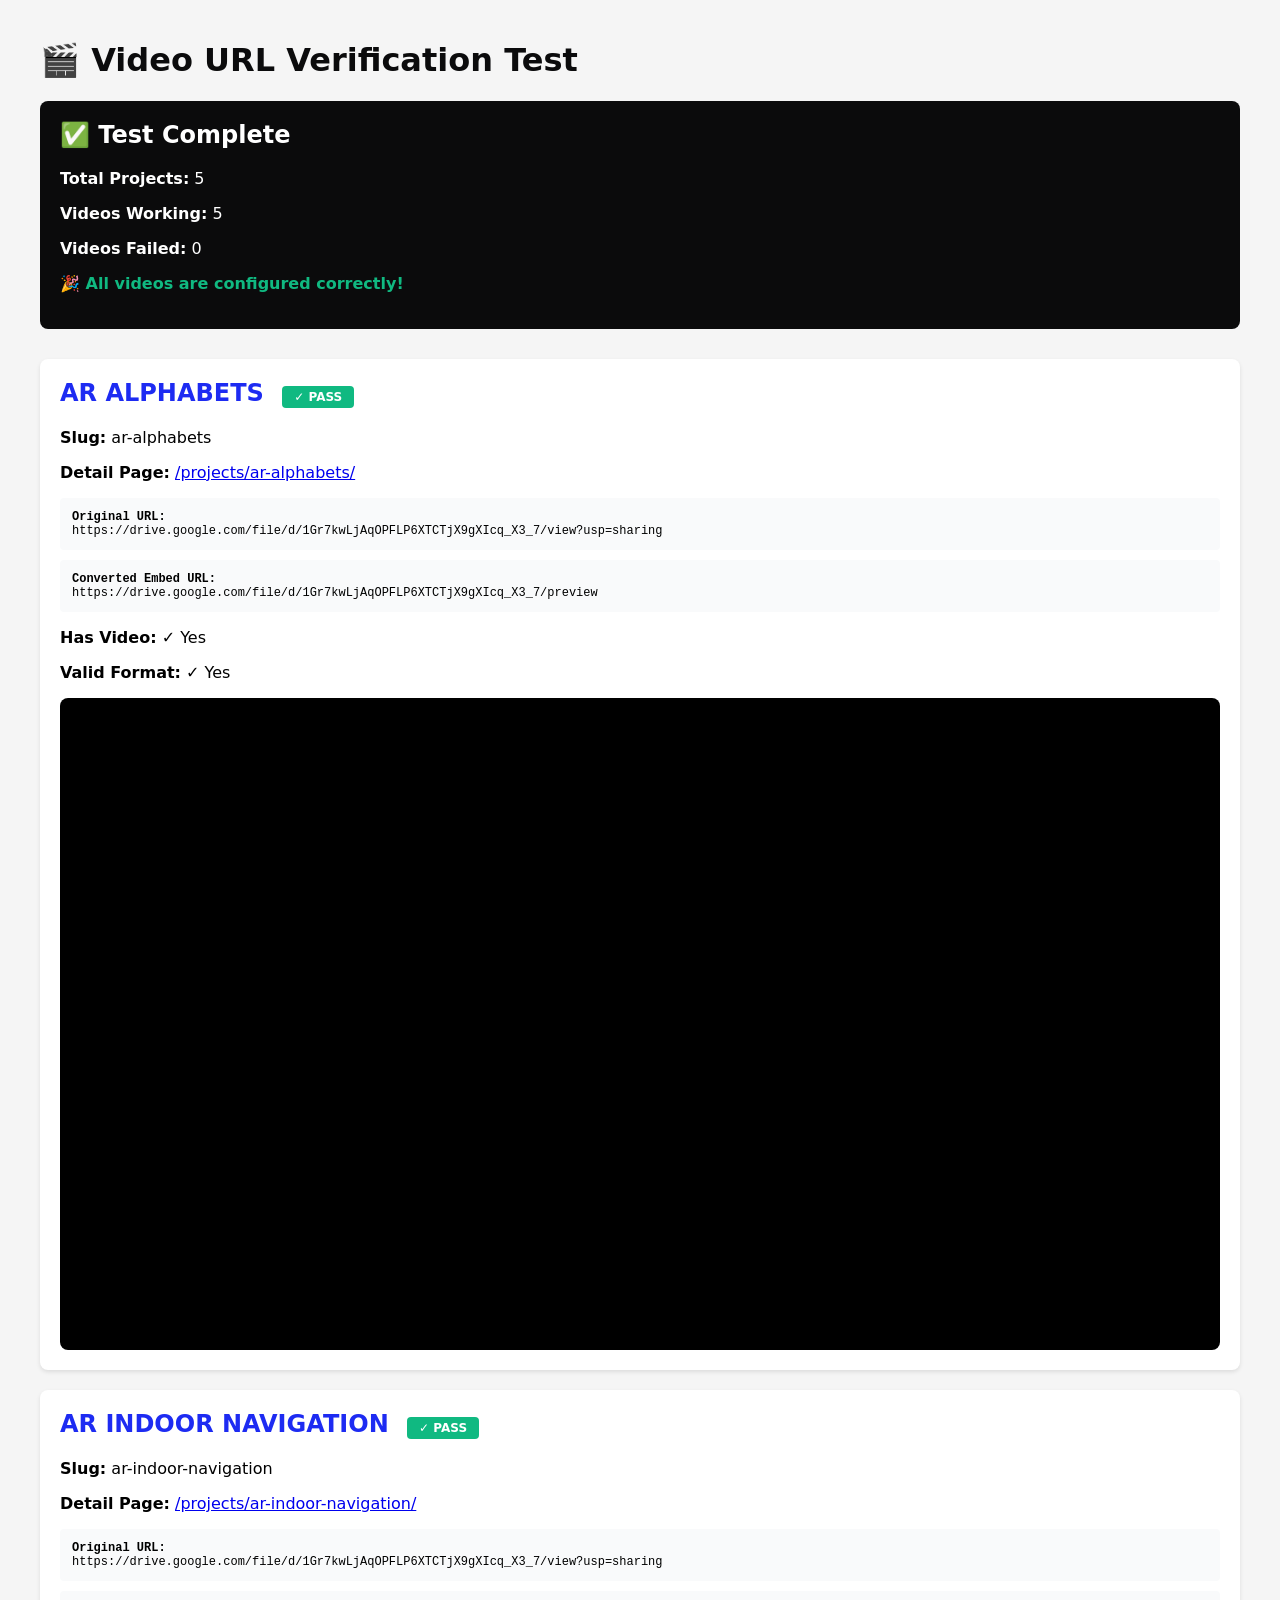
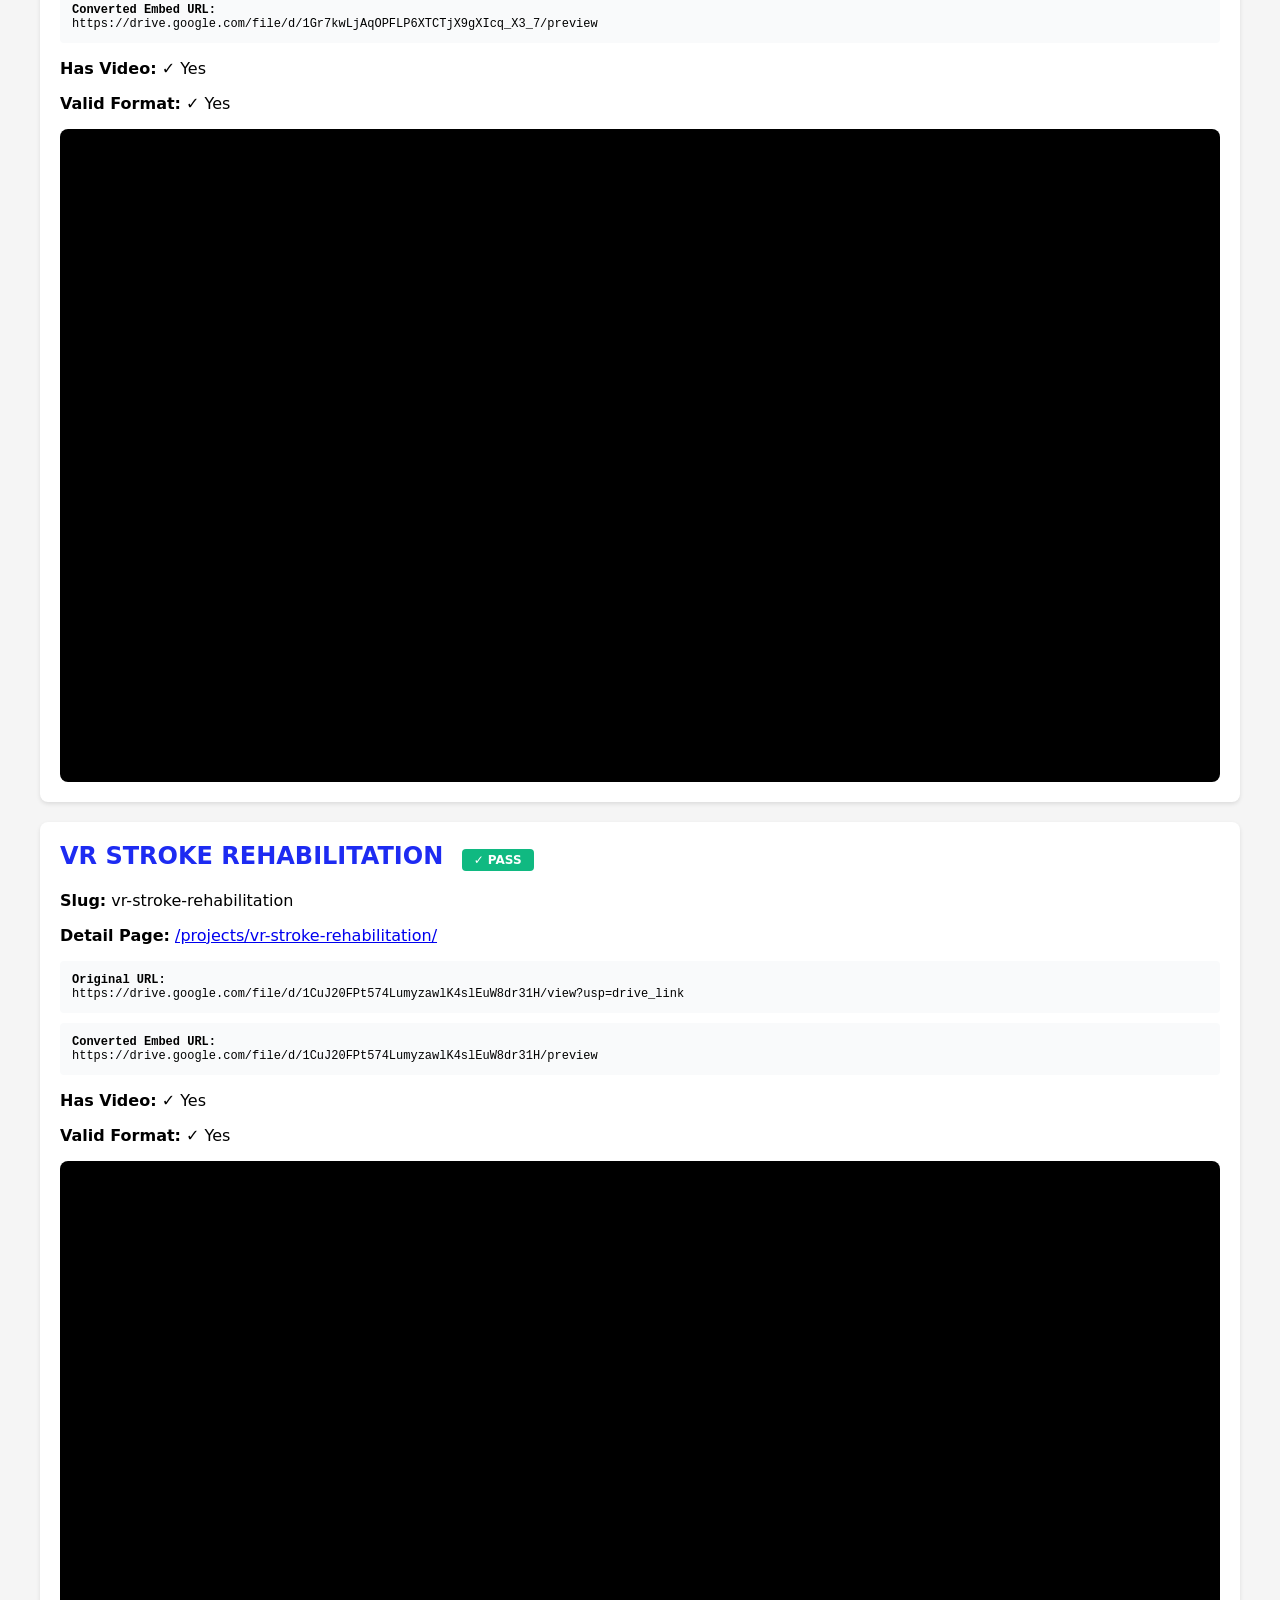
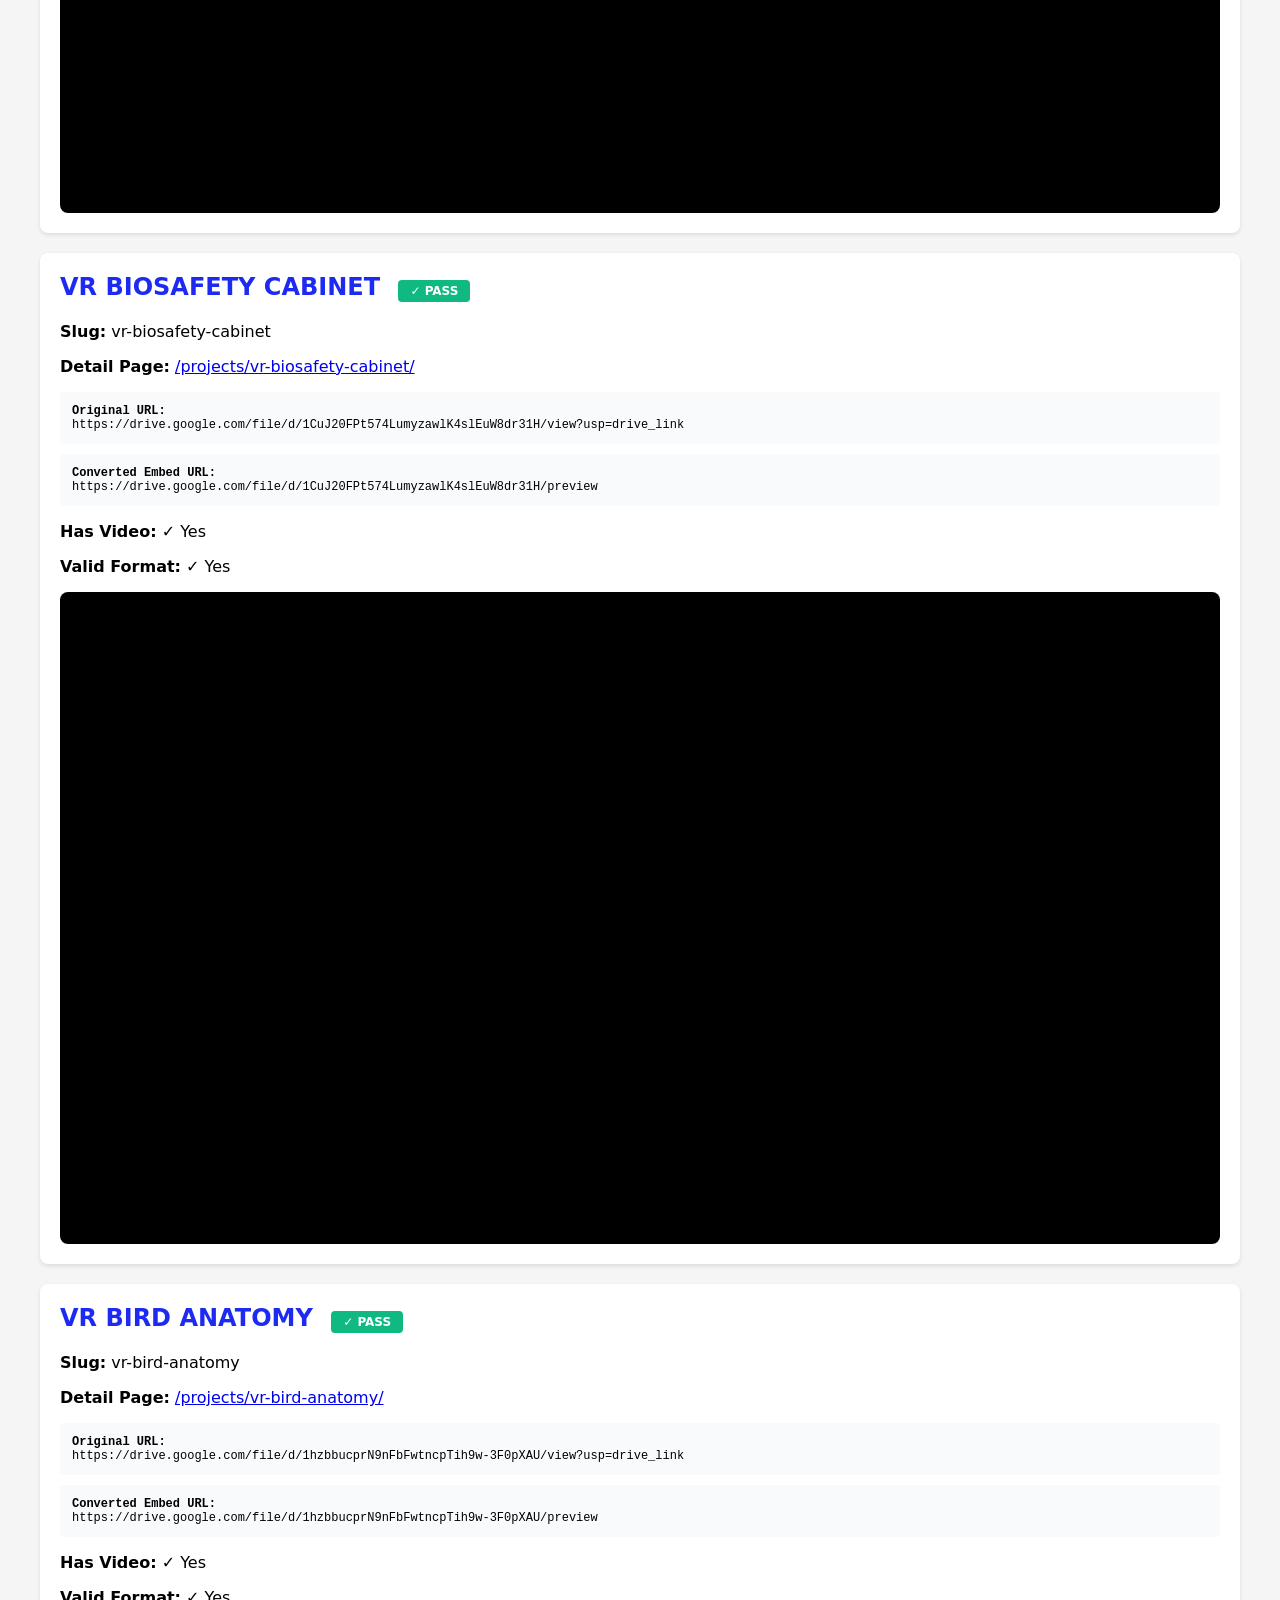
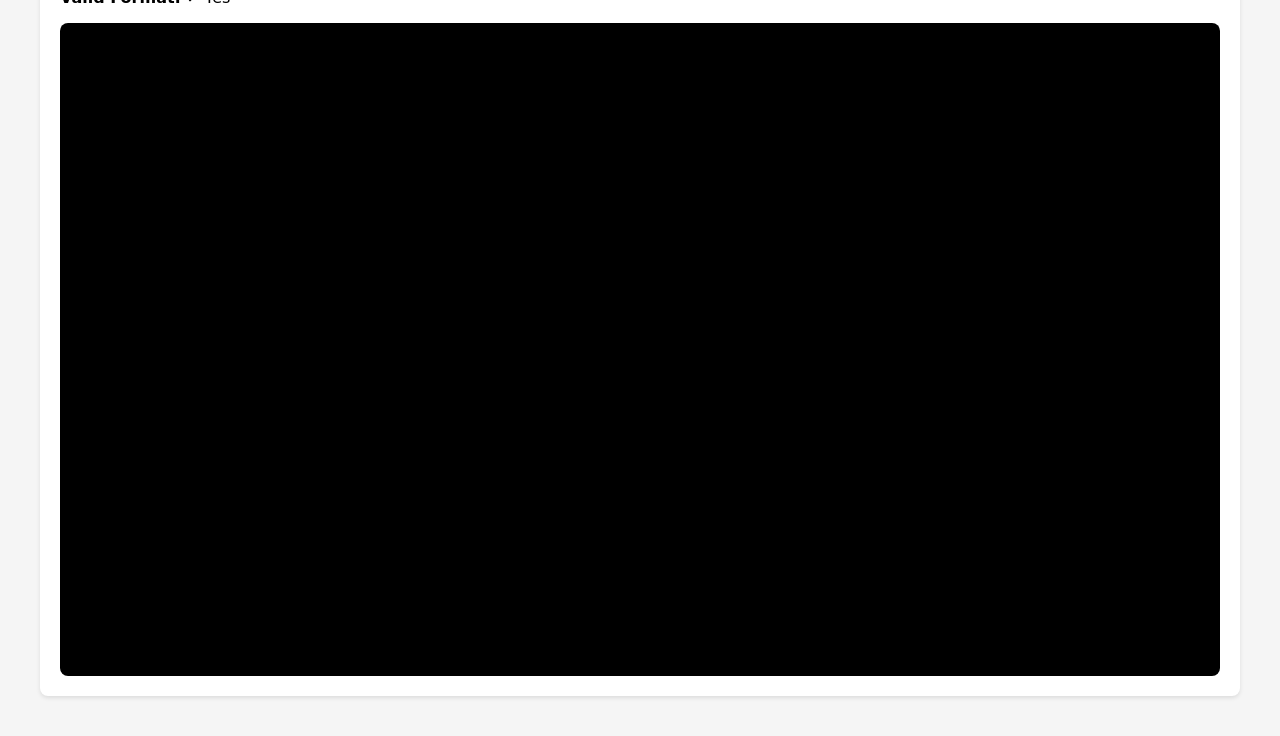
<file: test-video-urls.html>
<!DOCTYPE html>
<html lang="en">
<head>
    <meta charset="UTF-8">
    <meta name="viewport" content="width=device-width, initial-scale=1.0">
    <title>Video URL Test - ABIVERSE</title>
    <style>
        body {
            font-family: system-ui, -apple-system, sans-serif;
            max-width: 1200px;
            margin: 0 auto;
            padding: 20px;
            background: #f5f5f5;
        }
        h1 {
            color: #0B0B0C;
        }
        .project {
            background: white;
            padding: 20px;
            margin: 20px 0;
            border-radius: 8px;
            box-shadow: 0 2px 4px rgba(0,0,0,0.1);
        }
        .project h2 {
            margin-top: 0;
            color: #1D2BF2;
        }
        .status {
            display: inline-block;
            padding: 4px 12px;
            border-radius: 4px;
            font-size: 12px;
            font-weight: 600;
            margin-left: 10px;
        }
        .status.success {
            background: #10b981;
            color: white;
        }
        .status.error {
            background: #ef4444;
            color: white;
        }
        .url-info {
            background: #f9fafb;
            padding: 12px;
            border-radius: 4px;
            margin: 10px 0;
            font-family: monospace;
            font-size: 12px;
            word-break: break-all;
        }
        .video-container {
            position: relative;
            width: 100%;
            padding-bottom: 56.25%;
            background: #000;
            border-radius: 8px;
            overflow: hidden;
            margin-top: 10px;
        }
        .video-container iframe {
            position: absolute;
            top: 0;
            left: 0;
            width: 100%;
            height: 100%;
            border: none;
        }
        .summary {
            background: #0B0B0C;
            color: white;
            padding: 20px;
            border-radius: 8px;
            margin-bottom: 30px;
        }
        .summary h2 {
            margin-top: 0;
        }
    </style>
</head>
<body>
    <h1>🎬 Video URL Verification Test</h1>

    <div class="summary" id="summary">
        <h2>Testing Status</h2>
        <p>Loading projects and testing video URLs...</p>
    </div>

    <div id="results"></div>

    <script src="/projects.js"></script>
    <script src="/project-detail.js"></script>
    <script>
        // Test Results
        const results = {
            total: 0,
            success: 0,
            failed: 0,
            projects: []
        };

        // Test each project
        PROJECTS.forEach(project => {
            results.total++;

            const hasVideo = project.videoUrl && project.videoUrl.trim() !== '';
            const isValidFormat = GoogleDriveVideoPlayer.isValidDriveUrl(project.videoUrl);
            const embedUrl = GoogleDriveVideoPlayer.convertToEmbedUrl(project.videoUrl);
            const embedHtml = GoogleDriveVideoPlayer.createEmbedHTML(project.videoUrl, project.title);

            const testResult = {
                title: project.title,
                slug: project.slug,
                hasVideo: hasVideo,
                originalUrl: project.videoUrl,
                isValidFormat: isValidFormat,
                embedUrl: embedUrl,
                success: hasVideo && isValidFormat && embedUrl !== ''
            };

            if (testResult.success) {
                results.success++;
            } else {
                results.failed++;
            }

            results.projects.push(testResult);

            // Render test result
            const projectDiv = document.createElement('div');
            projectDiv.className = 'project';
            projectDiv.innerHTML = `
                <h2>
                    ${project.title}
                    <span class="status ${testResult.success ? 'success' : 'error'}">
                        ${testResult.success ? '✓ PASS' : '✗ FAIL'}
                    </span>
                </h2>
                <p><strong>Slug:</strong> ${project.slug}</p>
                <p><strong>Detail Page:</strong> <a href="/projects/${project.slug}/" target="_blank">/projects/${project.slug}/</a></p>

                <div class="url-info">
                    <strong>Original URL:</strong><br>
                    ${testResult.originalUrl || '(empty)'}
                </div>

                <div class="url-info">
                    <strong>Converted Embed URL:</strong><br>
                    ${testResult.embedUrl || '(conversion failed)'}
                </div>

                <p><strong>Has Video:</strong> ${testResult.hasVideo ? '✓ Yes' : '✗ No'}</p>
                <p><strong>Valid Format:</strong> ${testResult.isValidFormat ? '✓ Yes' : '✗ No'}</p>

                ${testResult.success ? `
                    <div class="video-container">
                        <iframe
                            src="${testResult.embedUrl}"
                            title="${project.title} Demo Video"
                            allow="autoplay"
                            allowfullscreen
                            loading="lazy">
                        </iframe>
                    </div>
                ` : '<p style="color: #ef4444;">Video embed not available - URL conversion failed</p>'}
            `;

            document.getElementById('results').appendChild(projectDiv);
        });

        // Update summary
        const summaryDiv = document.getElementById('summary');
        summaryDiv.innerHTML = `
            <h2>✅ Test Complete</h2>
            <p><strong>Total Projects:</strong> ${results.total}</p>
            <p><strong>Videos Working:</strong> ${results.success}</p>
            <p><strong>Videos Failed:</strong> ${results.failed}</p>
            ${results.failed === 0 ?
                '<p style="color: #10b981; font-weight: bold;">🎉 All videos are configured correctly!</p>' :
                '<p style="color: #ef4444; font-weight: bold;">⚠️ Some videos need attention</p>'
            }
        `;

        console.log('Video Test Results:', results);
    </script>
</body>
</html>
</file>
<file: style.css>
/*
 * ABIVERSE — XR Portfolio Design System
 * ═══════════════════════════════════════════════════════════════════
 * Editorial aesthetic for immersive technology portfolio
 * Typography: Space Grotesk (Google Fonts variable)
 * Color: Restrained palette with single accent
 * Grid: Editorial 12-column with strong whitespace
 * Animation: Subtle, respects prefers-reduced-motion
 * ═══════════════════════════════════════════════════════════════════
 */

/* ═══════════════════════════════════════════════════════════════════
   1. FOUNDATIONS — TYPOGRAPHY SYSTEM
   ═══════════════════════════════════════════════════════════════════ */

@import url('https://fonts.googleapis.com/css2?family=Space+Grotesk:wght@300;400;500;600;700&display=swap');

:root {
    /* Typography Scale */
    --font-primary: 'Space Grotesk', -apple-system, BlinkMacSystemFont, 'Segoe UI', system-ui, sans-serif;
    --font-mono: var(--font-primary);

    /* Type Scale (Major Third 1.250) */
    --text-xs: 0.75rem;      /* 12px - metadata, labels */
    --text-sm: 0.875rem;     /* 14px - body small, captions */
    --text-base: 1rem;       /* 16px - body */
    --text-md: 1.125rem;     /* 18px - body large */
    --text-lg: 1.25rem;      /* 20px - subheading */
    --text-xl: 1.563rem;     /* 25px - heading 4 */
    --text-2xl: 1.953rem;    /* 31px - heading 3 */
    --text-3xl: 2.441rem;    /* 39px - heading 2 */
    --text-4xl: 3.052rem;    /* 49px - heading 1 */
    --text-5xl: 3.815rem;    /* 61px - display */
    --text-6xl: 4.768rem;    /* 76px - hero display */

    /* Line Heights */
    --leading-tight: 1.1;
    --leading-snug: 1.3;
    --leading-normal: 1.5;
    --leading-relaxed: 1.65;

    /* Font Weights */
    --weight-light: 300;
    --weight-normal: 400;
    --weight-medium: 500;
    --weight-semibold: 600;
    --weight-bold: 700;

    /* Letter Spacing */
    --tracking-tight: -0.02em;
    --tracking-normal: 0;
    --tracking-wide: 0.02em;
    --tracking-wider: 0.05em;
    --tracking-widest: 0.1em;

    /* ═══════════════════════════════════════════════════════════════════
       2. COLOR SYSTEM — Restrained Editorial Palette
       ═══════════════════════════════════════════════════════════════════ */

    /* Light Mode (Default) */
    --color-paper: #F6F5F2;          /* Off-white background */
    --color-surface-raised: #FFFFFF;  /* Cards, elevated surfaces */
    --color-ink: #0B0B0C;            /* Primary text (18:1 on paper) */
    --color-ink-secondary: #4A4A4E;   /* Secondary text (8:1 on paper) */
    --color-ink-muted: #6E6E73;      /* Muted text (4.6:1 AA on paper) */
    --color-border: #E0DFD9;         /* Dividers, borders */
    --color-border-strong: #7A7A80;  /* Strong dividers (3.9:1 AA-large) */

    /* Accent — Single vibrant color for CTAs/links */
    --color-accent: #1D2BF2;         /* Primary accent (7.2:1 AAA on paper) */
    --color-accent-hover: #0A14D1;   /* Darker accent on hover */
    --color-accent-muted: rgba(29, 43, 242, 0.1); /* Transparent backgrounds */

    /* Dark/XR Mode */
    --color-void: #08080A;           /* Deep black background */
    --color-void-raised: #121216;    /* Elevated surfaces in dark */
    --color-ink-inverse: #F2F1EE;    /* Light text on dark (17.7:1 AAA) */
    --color-ink-inverse-secondary: #A3A3A8; /* Secondary on dark (8:1 AAA) */
    --color-ink-inverse-muted: #82828A;     /* Muted on dark (5.2:1 AA) */
    --color-border-inverse: #52525A; /* Dark mode borders */
    --color-accent-inverse: #6E78FF; /* Lighter accent for dark (5.5:1 AA) */
    --color-accent-on-dark: #1D2BF2; /* Primary accent */

    /* Semantic Colors */
    --color-success: #10B981;
    --color-warning: #F59E0B;
    --color-error: #EF4444;
    --color-info: #3B82F6;

    /* ═══════════════════════════════════════════════════════════════════
       3. SPACING & GRID SYSTEM
       ═══════════════════════════════════════════════════════════════════ */

    /* Spacing Scale (8px base) */
    --space-1: 0.5rem;    /* 8px */
    --space-2: 1rem;      /* 16px */
    --space-3: 1.5rem;    /* 24px */
    --space-4: 2rem;      /* 32px */
    --space-5: 2.5rem;    /* 40px */
    --space-6: 3rem;      /* 48px */
    --space-8: 4rem;      /* 64px */
    --space-10: 5rem;     /* 80px */
    --space-12: 6rem;     /* 96px */
    --space-16: 8rem;     /* 128px */
    --space-20: 10rem;    /* 160px */

    /* Layout */
    --container-max: 1440px;
    --container-padding: var(--space-6);
    --grid-columns: 12;
    --grid-gap: var(--space-4);

    /* Section Spacing */
    --section-spacing-sm: var(--space-12);
    --section-spacing: var(--space-16);
    --section-spacing-lg: var(--space-20);

    /* ═══════════════════════════════════════════════════════════════════
       4. ANIMATION SYSTEM
       ═══════════════════════════════════════════════════════════════════ */

    /* Timing Functions */
    --ease-in: cubic-bezier(0.4, 0, 1, 1);
    --ease-out: cubic-bezier(0, 0, 0.2, 1);
    --ease-in-out: cubic-bezier(0.4, 0, 0.2, 1);
    --ease-bounce: cubic-bezier(0.34, 1.56, 0.64, 1);

    /* Duration */
    --duration-fast: 150ms;
    --duration-base: 250ms;
    --duration-slow: 350ms;
    --duration-slower: 500ms;

    /* Transitions */
    --transition-base: all var(--duration-base) var(--ease-out);
    --transition-color: color var(--duration-fast) var(--ease-out);
    --transition-transform: transform var(--duration-base) var(--ease-out);

    /* ═══════════════════════════════════════════════════════════════════
       5. BORDER & SHADOW SYSTEM
       ═══════════════════════════════════════════════════════════════════ */

    /* Border Width */
    --border-thin: 1px;
    --border-normal: 2px;
    --border-thick: 3px;

    /* Border Radius */
    --radius-sm: 0.25rem;
    --radius-md: 0.5rem;
    --radius-lg: 1rem;
    --radius-full: 9999px;

    /* Shadows (Minimal) */
    --shadow-sm: 0 1px 2px rgba(0, 0, 0, 0.05);
    --shadow-md: 0 4px 6px rgba(0, 0, 0, 0.07);
    --shadow-lg: 0 10px 15px rgba(0, 0, 0, 0.1);
    --shadow-xl: 0 20px 25px rgba(0, 0, 0, 0.15);
}

/* ═══════════════════════════════════════════════════════════════════
   RESET & BASE STYLES
   ═══════════════════════════════════════════════════════════════════ */

*, *::before, *::after {
    box-sizing: border-box;
    margin: 0;
    padding: 0;
}

html {
    font-size: 16px;
    scroll-behavior: smooth;
    -webkit-font-smoothing: antialiased;
    -moz-osx-font-smoothing: grayscale;
}

body {
    font-family: var(--font-primary);
    font-size: var(--text-base);
    font-weight: var(--weight-normal);
    line-height: var(--leading-normal);
    color: var(--color-ink);
    background-color: var(--color-paper);
    overflow-x: hidden;
}

/* ═══════════════════════════════════════════════════════════════════
   TYPOGRAPHY COMPONENTS
   ═══════════════════════════════════════════════════════════════════ */

h1, h2, h3, h4, h5, h6 {
    font-weight: var(--weight-bold);
    line-height: var(--leading-tight);
    letter-spacing: var(--tracking-tight);
    color: var(--color-ink);
}

h1 { font-size: var(--text-6xl); }
h2 { font-size: var(--text-4xl); }
h3 { font-size: var(--text-3xl); }
h4 { font-size: var(--text-2xl); }
h5 { font-size: var(--text-xl); }
h6 { font-size: var(--text-lg); }

p {
    margin-bottom: var(--space-3);
    line-height: var(--leading-relaxed);
}

a {
    color: var(--color-accent);
    text-decoration: none;
    transition: var(--transition-color);
}

a:hover {
    color: var(--color-accent-hover);
}

/* Technical Labels (Uppercase, wide tracking) */
.label, .tag {
    font-size: var(--text-xs);
    font-weight: var(--weight-semibold);
    letter-spacing: var(--tracking-widest);
    text-transform: uppercase;
    color: var(--color-ink-muted);
}

/* ═══════════════════════════════════════════════════════════════════
   CONTAINER & GRID
   ═══════════════════════════════════════════════════════════════════ */

.container {
    max-width: var(--container-max);
    margin: 0 auto;
    padding: 0 var(--container-padding);
}

/* ═══════════════════════════════════════════════════════════════════
   BUTTON COMPONENT SYSTEM
   ═══════════════════════════════════════════════════════════════════ */

.btn {
    display: inline-flex;
    align-items: center;
    justify-content: center;
    gap: var(--space-1);
    padding: var(--space-2) var(--space-4);
    font-family: var(--font-primary);
    font-size: var(--text-sm);
    font-weight: var(--weight-semibold);
    letter-spacing: var(--tracking-wide);
    text-transform: uppercase;
    border: var(--border-normal) solid transparent;
    border-radius: var(--radius-sm);
    cursor: pointer;
    transition: var(--transition-base);
    white-space: nowrap;
}

.btn:disabled {
    opacity: 0.5;
    cursor: not-allowed;
}

/* Primary Button */
.btn-primary {
    color: var(--color-paper);
    background-color: var(--color-ink);
    border-color: var(--color-ink);
}

.btn-primary:hover:not(:disabled) {
    background-color: var(--color-ink-secondary);
    border-color: var(--color-ink-secondary);
    transform: translateY(-1px);
}

/* Secondary Button */
.btn-secondary {
    color: var(--color-ink);
    background-color: var(--color-surface-raised);
    border-color: var(--color-border-strong);
}

.btn-secondary:hover:not(:disabled) {
    background-color: var(--color-ink);
    color: var(--color-paper);
    border-color: var(--color-ink);
}

/* Outline Button */
.btn-outline {
    color: var(--color-ink);
    background-color: transparent;
    border-color: var(--color-ink);
}

.btn-outline:hover:not(:disabled) {
    background-color: var(--color-ink);
    color: var(--color-paper);
}

/* Ghost Button */
.btn-ghost {
    color: var(--color-ink);
    background-color: transparent;
    border-color: transparent;
}

.btn-ghost:hover:not(:disabled) {
    background-color: var(--color-accent-muted);
    color: var(--color-accent);
}

/* Button Sizes */
.btn-sm {
    padding: var(--space-1) var(--space-3);
    font-size: var(--text-xs);
}

.btn-lg {
    padding: var(--space-3) var(--space-5);
    font-size: var(--text-base);
}

.btn-xl {
    padding: var(--space-4) var(--space-6);
    font-size: var(--text-md);
}

/* ═══════════════════════════════════════════════════════════════════
   NAVIGATION SYSTEM
   ═══════════════════════════════════════════════════════════════════ */

.nav {
    position: fixed;
    top: 0;
    left: 0;
    right: 0;
    z-index: 1000;
    background-color: rgba(246, 245, 242, 0.9);
    backdrop-filter: blur(10px);
    border-bottom: var(--border-thin) solid var(--color-border);
    transition: var(--transition-base);
}

.nav-container {
    max-width: var(--container-max);
    margin: 0 auto;
    padding: var(--space-3) var(--container-padding);
    display: flex;
    align-items: center;
    justify-content: space-between;
    gap: var(--space-4);
}

.nav-logo {
    display: flex;
    align-items: center;
    gap: var(--space-1);
    font-size: var(--text-lg);
    font-weight: var(--weight-bold);
    letter-spacing: var(--tracking-wide);
    color: var(--color-ink);
}

.logo-dot {
    width: 6px;
    height: 6px;
    background-color: var(--color-accent);
    border-radius: var(--radius-full);
}

.nav-menu {
    display: flex;
}

.nav-list {
    display: flex;
    gap: var(--space-4);
    list-style: none;
}

.nav-link {
    font-size: var(--text-sm);
    font-weight: var(--weight-medium);
    letter-spacing: var(--tracking-wide);
    color: var(--color-ink-muted);
    position: relative;
    transition: var(--transition-color);
}

.nav-link:hover,
.nav-link.active {
    color: var(--color-ink);
}

.nav-link::after {
    content: '';
    position: absolute;
    bottom: -4px;
    left: 0;
    right: 0;
    height: var(--border-normal);
    background-color: var(--color-accent);
    transform: scaleX(0);
    transition: var(--transition-transform);
}

.nav-link:hover::after,
.nav-link.active::after {
    transform: scaleX(1);
}

.nav-actions {
    display: flex;
    align-items: center;
    gap: var(--space-2);
}

.nav-hamburger {
    display: none;
    flex-direction: column;
    gap: 5px;
    background: none;
    border: none;
    cursor: pointer;
    padding: var(--space-1);
}

.hamburger-line {
    width: 24px;
    height: 2px;
    background-color: var(--color-ink);
    transition: var(--transition-transform);
}

/* Mobile Menu */
.mobile-menu-overlay {
    display: none;
    position: fixed;
    top: 0;
    left: 0;
    right: 0;
    bottom: 0;
    background-color: rgba(11, 11, 12, 0.8);
    z-index: 999;
}

/* ═══════════════════════════════════════════════════════════════════
   SECTION HEADERS
   ═══════════════════════════════════════════════════════════════════ */

.section-header {
    margin-bottom: var(--space-8);
}

.section-tag {
    display: inline-block;
    font-size: var(--text-xs);
    font-weight: var(--weight-semibold);
    letter-spacing: var(--tracking-widest);
    color: var(--color-accent);
    margin-bottom: var(--space-2);
}

.section-title {
    font-size: var(--text-4xl);
    font-weight: var(--weight-bold);
    letter-spacing: var(--tracking-tight);
    line-height: var(--leading-tight);
    color: var(--color-ink);
}

/* ═══════════════════════════════════════════════════════════════════
   CARD COMPONENTS
   ═══════════════════════════════════════════════════════════════════ */

.card {
    background-color: var(--color-surface-raised);
    border: var(--border-thin) solid var(--color-border);
    border-radius: var(--radius-md);
    padding: var(--space-4);
    transition: var(--transition-base);
}

.card:hover {
    border-color: var(--color-border-strong);
    transform: translateY(-2px);
}

/* ═══════════════════════════════════════════════════════════════════
   PROJECT CARD (Editorial Style)
   ═══════════════════════════════════════════════════════════════════ */

.project-card {
    display: flex;
    flex-direction: column;
    gap: var(--space-3);
    opacity: 0;
    animation: fadeUp 0.6s var(--ease-out) forwards;
    animation-delay: calc(var(--index, 0) * 100ms);
}

.project-image {
    position: relative;
    aspect-ratio: 16 / 10;
    background-color: var(--color-border);
    border-radius: var(--radius-md);
    overflow: hidden;
}

.project-image img {
    width: 100%;
    height: 100%;
    object-fit: cover;
    transition: var(--transition-transform);
}

.project-card:hover .project-image img {
    transform: scale(1.05);
}

.project-overlay {
    position: absolute;
    inset: 0;
    background: linear-gradient(180deg, transparent 0%, rgba(11, 11, 12, 0.8) 100%);
    display: flex;
    align-items: flex-end;
    justify-content: center;
    padding: var(--space-4);
    opacity: 0;
    transition: opacity var(--duration-base) var(--ease-out);
}

.project-card:hover .project-overlay {
    opacity: 1;
}

.project-number {
    position: absolute;
    top: var(--space-2);
    right: var(--space-2);
    font-size: var(--text-xs);
    font-weight: var(--weight-bold);
    letter-spacing: var(--tracking-widest);
    color: var(--color-paper);
    background-color: var(--color-ink);
    padding: var(--space-1) var(--space-2);
    border-radius: var(--radius-sm);
}

.project-info {
    display: flex;
    flex-direction: column;
    gap: var(--space-1);
}

.project-category {
    font-size: var(--text-xs);
    font-weight: var(--weight-semibold);
    letter-spacing: var(--tracking-widest);
    text-transform: uppercase;
    color: var(--color-accent);
}

.project-title {
    font-size: var(--text-2xl);
    font-weight: var(--weight-bold);
    letter-spacing: var(--tracking-tight);
    color: var(--color-ink);
}

.project-tech {
    font-size: var(--text-sm);
    font-weight: var(--weight-medium);
    color: var(--color-ink-muted);
    font-family: var(--font-mono);
}

.project-description {
    font-size: var(--text-sm);
    line-height: var(--leading-relaxed);
    color: var(--color-ink-secondary);
}

/* ═══════════════════════════════════════════════════════════════════
   FILTER BUTTONS
   ═══════════════════════════════════════════════════════════════════ */

.project-filters {
    display: flex;
    flex-wrap: wrap;
    gap: var(--space-2);
    margin-bottom: var(--space-6);
}

.filter-btn {
    padding: var(--space-1) var(--space-3);
    font-size: var(--text-xs);
    font-weight: var(--weight-semibold);
    letter-spacing: var(--tracking-wider);
    text-transform: uppercase;
    color: var(--color-ink-muted);
    background-color: transparent;
    border: var(--border-thin) solid var(--color-border);
    border-radius: var(--radius-full);
    cursor: pointer;
    transition: var(--transition-base);
}

.filter-btn:hover,
.filter-btn.active {
    color: var(--color-paper);
    background-color: var(--color-ink);
    border-color: var(--color-ink);
}

/* ═══════════════════════════════════════════════════════════════════
   TIMELINE COMPONENT
   ═══════════════════════════════════════════════════════════════════ */

.timeline {
    position: relative;
    padding-left: var(--space-6);
}

.timeline::before {
    content: '';
    position: absolute;
    left: 0;
    top: 0;
    bottom: 0;
    width: var(--border-normal);
    background-color: var(--color-border);
}

.timeline-item {
    position: relative;
    padding-bottom: var(--space-8);
    opacity: 0;
    animation: fadeUp 0.6s var(--ease-out) forwards;
}

.timeline-marker {
    position: absolute;
    left: calc(-1 * var(--space-6) - 6px);
    top: 4px;
    width: 12px;
    height: 12px;
    background-color: var(--color-accent);
    border: var(--border-thick) solid var(--color-paper);
    border-radius: var(--radius-full);
}

.timeline-header {
    display: flex;
    flex-direction: column;
    gap: var(--space-1);
    margin-bottom: var(--space-2);
}

.timeline-role {
    font-size: var(--text-lg);
    font-weight: var(--weight-semibold);
    color: var(--color-ink);
}

.timeline-company {
    font-size: var(--text-base);
    font-weight: var(--weight-medium);
    color: var(--color-ink-secondary);
}

.timeline-date {
    font-size: var(--text-sm);
    font-weight: var(--weight-medium);
    color: var(--color-ink-muted);
    font-family: var(--font-mono);
    margin-bottom: var(--space-3);
}

.timeline-details {
    list-style: none;
    display: flex;
    flex-direction: column;
    gap: var(--space-2);
}

.timeline-details li {
    position: relative;
    padding-left: var(--space-3);
    font-size: var(--text-base);
    line-height: var(--leading-relaxed);
    color: var(--color-ink-secondary);
}

.timeline-details li::before {
    content: '→';
    position: absolute;
    left: 0;
    color: var(--color-accent);
    font-weight: var(--weight-semibold);
}

/* ═══════════════════════════════════════════════════════════════════
   HERO SECTION
   ═══════════════════════════════════════════════════════════════════ */

.hero {
    position: relative;
    min-height: 100vh;
    display: flex;
    flex-direction: column;
    align-items: center;
    justify-content: center;
    padding: var(--space-20) var(--container-padding) var(--space-12);
    overflow: hidden;
}

.hero-bg {
    position: absolute;
    inset: 0;
    z-index: 0;
}

.hero-canvas {
    width: 100%;
    height: 100%;
}

.hero-gradient {
    position: absolute;
    inset: 0;
    background: radial-gradient(circle at 50% 50%, transparent 0%, var(--color-paper) 70%);
}

.hero-content {
    position: relative;
    z-index: 10;
    max-width: 900px;
    text-align: center;
    opacity: 0;
    animation: fadeUp 1s var(--ease-out) 0.3s forwards;
}

.hero-label {
    font-size: var(--text-xs);
    font-weight: var(--weight-semibold);
    letter-spacing: var(--tracking-widest);
    text-transform: uppercase;
    color: var(--color-accent);
    margin-bottom: var(--space-3);
}

.hero-title {
    font-size: var(--text-6xl);
    font-weight: var(--weight-bold);
    letter-spacing: var(--tracking-tight);
    line-height: var(--leading-tight);
    color: var(--color-ink);
    margin-bottom: var(--space-4);
}

.title-line {
    display: block;
}

.hero-subtitle {
    font-size: var(--text-lg);
    font-weight: var(--weight-medium);
    letter-spacing: var(--tracking-wide);
    text-transform: uppercase;
    color: var(--color-ink-secondary);
    margin-bottom: var(--space-4);
}

.hero-description {
    font-size: var(--text-md);
    line-height: var(--leading-relaxed);
    color: var(--color-ink-secondary);
    max-width: 700px;
    margin: 0 auto var(--space-6);
}

.hero-ctas {
    display: flex;
    flex-wrap: wrap;
    gap: var(--space-3);
    justify-content: center;
}

.hero-scroll {
    position: absolute;
    bottom: var(--space-6);
    left: 50%;
    transform: translateX(-50%);
    display: flex;
    flex-direction: column;
    align-items: center;
    gap: var(--space-1);
}

.scroll-text {
    font-size: var(--text-xs);
    font-weight: var(--weight-semibold);
    letter-spacing: var(--tracking-widest);
    text-transform: uppercase;
    color: var(--color-ink-muted);
}

.scroll-indicator {
    width: 24px;
    height: 40px;
    border: var(--border-normal) solid var(--color-border-strong);
    border-radius: var(--radius-full);
    display: flex;
    align-items: flex-start;
    justify-content: center;
    padding-top: 8px;
}

.scroll-dot {
    width: 4px;
    height: 8px;
    background-color: var(--color-accent);
    border-radius: var(--radius-full);
    animation: scrollBounce 2s ease-in-out infinite;
}

.hero-stats {
    position: absolute;
    bottom: var(--space-6);
    right: var(--container-padding);
    display: flex;
    gap: var(--space-6);
}

.stat {
    display: flex;
    flex-direction: column;
    align-items: flex-end;
}

.stat-number {
    font-size: var(--text-3xl);
    font-weight: var(--weight-bold);
    color: var(--color-ink);
}

.stat-label {
    font-size: var(--text-xs);
    font-weight: var(--weight-semibold);
    letter-spacing: var(--tracking-wider);
    text-transform: uppercase;
    color: var(--color-ink-muted);
}

/* ═══════════════════════════════════════════════════════════════════
   SECTIONS
   ═══════════════════════════════════════════════════════════════════ */

section {
    padding: var(--section-spacing) 0;
    border-top: var(--border-thin) solid var(--color-border);
}

/* About Section */
.about-grid {
    display: grid;
    grid-template-columns: repeat(2, 1fr);
    gap: var(--space-8);
}

.about-content {
    display: flex;
    flex-direction: column;
    gap: var(--space-4);
}

.about-text {
    font-size: var(--text-md);
    line-height: var(--leading-relaxed);
    color: var(--color-ink-secondary);
}

.about-highlights {
    display: flex;
    flex-direction: column;
    gap: var(--space-2);
}

.highlight-item {
    display: flex;
    align-items: center;
    gap: var(--space-2);
    font-size: var(--text-sm);
    font-weight: var(--weight-medium);
    letter-spacing: var(--tracking-wide);
    text-transform: uppercase;
    color: var(--color-ink);
}

.highlight-icon::before {
    content: '▸';
    color: var(--color-accent);
    font-size: var(--text-base);
}

.about-visual {
    position: relative;
    display: flex;
    align-items: center;
    justify-content: center;
}

.about-quote {
    font-size: var(--text-2xl);
    font-weight: var(--weight-medium);
    line-height: var(--leading-snug);
    color: var(--color-ink);
    font-style: italic;
}

.about-orb {
    position: absolute;
    width: 200px;
    height: 200px;
    background: radial-gradient(circle, var(--color-accent-muted) 0%, transparent 70%);
    border-radius: var(--radius-full);
    z-index: -1;
    animation: float 6s ease-in-out infinite;
}

/* Skills Section */
.skills-grid {
    display: grid;
    gap: var(--space-4);
}

.skill-category {
    border: var(--border-thin) solid var(--color-border);
    border-radius: var(--radius-md);
    overflow: hidden;
}

.skill-category-header {
    width: 100%;
    display: flex;
    align-items: center;
    gap: var(--space-3);
    padding: var(--space-4);
    background-color: var(--color-surface-raised);
    border: none;
    cursor: pointer;
    transition: var(--transition-base);
}

.skill-category-header:hover {
    background-color: var(--color-accent-muted);
}

.category-number {
    font-size: var(--text-xs);
    font-weight: var(--weight-bold);
    letter-spacing: var(--tracking-widest);
    color: var(--color-accent);
}

.category-title {
    font-size: var(--text-xl);
    font-weight: var(--weight-bold);
    letter-spacing: var(--tracking-wide);
    text-transform: uppercase;
    color: var(--color-ink);
    flex: 1;
}

.category-toggle::after {
    content: '+';
    font-size: var(--text-2xl);
    color: var(--color-ink-muted);
    transition: var(--transition-transform);
}

.skill-category-header[aria-expanded="true"] .category-toggle::after {
    content: '−';
}

.skill-list {
    display: flex;
    flex-direction: column;
    gap: var(--space-3);
    padding: var(--space-4);
    background-color: var(--color-paper);
    list-style: none;
}

.skill-item {
    display: flex;
    align-items: center;
    gap: var(--space-3);
}

.skill-name {
    font-size: var(--text-base);
    font-weight: var(--weight-medium);
    color: var(--color-ink);
    min-width: 200px;
}

.skill-bar {
    flex: 1;
    height: 8px;
    background-color: var(--color-border);
    border-radius: var(--radius-full);
    overflow: hidden;
}

.skill-progress {
    height: 100%;
    background-color: var(--color-accent);
    border-radius: var(--radius-full);
    width: var(--progress, 0%);
    transition: width 1s var(--ease-out);
}

/* Projects Section */
.projects-grid {
    display: grid;
    grid-template-columns: repeat(auto-fill, minmax(400px, 1fr));
    gap: var(--space-6);
}

/* Education Section */
.education-grid {
    display: grid;
    grid-template-columns: repeat(auto-fill, minmax(350px, 1fr));
    gap: var(--space-4);
}

.education-card {
    display: flex;
    flex-direction: column;
    gap: var(--space-2);
    padding: var(--space-4);
    background-color: var(--color-surface-raised);
    border: var(--border-thin) solid var(--color-border);
    border-radius: var(--radius-md);
    transition: var(--transition-base);
}

.education-card:hover {
    border-color: var(--color-accent);
    transform: translateY(-2px);
}

.education-icon::before {
    content: '🎓';
    font-size: var(--text-3xl);
}

.education-degree {
    font-size: var(--text-lg);
    font-weight: var(--weight-semibold);
    color: var(--color-ink);
}

.education-school {
    font-size: var(--text-base);
    color: var(--color-ink-secondary);
}

.education-date {
    font-size: var(--text-sm);
    font-family: var(--font-mono);
    color: var(--color-ink-muted);
}

/* Certifications Section */
.certifications-grid {
    display: grid;
    grid-template-columns: repeat(auto-fill, minmax(350px, 1fr));
    gap: var(--space-4);
}

.cert-card {
    display: flex;
    flex-direction: column;
    background-color: var(--color-surface-raised);
    border: var(--border-thin) solid var(--color-border);
    border-radius: var(--radius-md);
    overflow: hidden;
    transition: var(--transition-base);
}

.cert-card.featured {
    grid-column: 1 / -1;
}

.cert-card:hover {
    border-color: var(--color-accent);
    transform: translateY(-2px);
}

.cert-badge {
    position: absolute;
    top: var(--space-2);
    right: var(--space-2);
    padding: var(--space-1) var(--space-2);
    font-size: var(--text-xs);
    font-weight: var(--weight-bold);
    letter-spacing: var(--tracking-wider);
    text-transform: uppercase;
    color: var(--color-paper);
    background-color: var(--color-accent);
    border-radius: var(--radius-sm);
}

.cert-image {
    position: relative;
    aspect-ratio: 16 / 9;
    background-color: var(--color-border);
}

.cert-image img {
    width: 100%;
    height: 100%;
    object-fit: cover;
}

.cert-placeholder {
    width: 100%;
    height: 100%;
    display: flex;
    align-items: center;
    justify-content: center;
    background: linear-gradient(135deg, var(--color-accent-muted) 0%, var(--color-border) 100%);
}

.cert-content {
    padding: var(--space-4);
    display: flex;
    flex-direction: column;
    gap: var(--space-1);
}

.cert-provider {
    font-size: var(--text-xs);
    font-weight: var(--weight-semibold);
    letter-spacing: var(--tracking-wider);
    text-transform: uppercase;
    color: var(--color-accent);
}

.cert-name {
    font-size: var(--text-lg);
    font-weight: var(--weight-semibold);
    color: var(--color-ink);
}

.cert-date {
    font-size: var(--text-sm);
    font-family: var(--font-mono);
    color: var(--color-ink-muted);
}

/* Career Evolution Section */
.evolution-timeline {
    display: flex;
    flex-direction: column;
    align-items: center;
    gap: var(--space-4);
    padding: var(--space-8) 0;
}

.evolution-item {
    display: flex;
    flex-direction: column;
    align-items: center;
    gap: var(--space-2);
}

.evolution-step {
    font-size: var(--text-xl);
    font-weight: var(--weight-bold);
    letter-spacing: var(--tracking-wide);
    text-transform: uppercase;
    color: var(--color-ink);
    padding: var(--space-3) var(--space-5);
    background-color: var(--color-surface-raised);
    border: var(--border-normal) solid var(--color-border);
    border-radius: var(--radius-md);
}

.evolution-arrow {
    font-size: var(--text-2xl);
    color: var(--color-accent);
}

.evolution-note {
    text-align: center;
    font-size: var(--text-sm);
    font-style: italic;
    color: var(--color-ink-muted);
    margin-top: var(--space-4);
}

/* Teaching Section */
.teaching-grid {
    display: grid;
    grid-template-columns: repeat(2, 1fr);
    gap: var(--space-8);
}

.teaching-text {
    font-size: var(--text-md);
    line-height: var(--leading-relaxed);
    color: var(--color-ink-secondary);
    margin-bottom: var(--space-4);
}

.teaching-topics {
    display: flex;
    flex-wrap: wrap;
    gap: var(--space-2);
}

.teaching-topic {
    padding: var(--space-1) var(--space-3);
    font-size: var(--text-xs);
    font-weight: var(--weight-semibold);
    letter-spacing: var(--tracking-wider);
    text-transform: uppercase;
    color: var(--color-accent);
    background-color: var(--color-accent-muted);
    border: var(--border-thin) solid var(--color-accent);
    border-radius: var(--radius-full);
}

.teaching-flow {
    display: flex;
    flex-direction: column;
    align-items: center;
    gap: var(--space-3);
}

.flow-step {
    display: flex;
    flex-direction: column;
    align-items: center;
    gap: var(--space-2);
}

.flow-label {
    font-size: var(--text-lg);
    font-weight: var(--weight-bold);
    letter-spacing: var(--tracking-wide);
    text-transform: uppercase;
    color: var(--color-ink);
    padding: var(--space-2) var(--space-4);
    border: var(--border-normal) solid var(--color-accent);
    border-radius: var(--radius-md);
}

.flow-arrow {
    font-size: var(--text-2xl);
    color: var(--color-accent);
}

.teaching-orb {
    position: absolute;
    width: 150px;
    height: 150px;
    background: radial-gradient(circle, var(--color-accent-muted) 0%, transparent 70%);
    border-radius: var(--radius-full);
    z-index: -1;
    animation: float 6s ease-in-out infinite 1s;
}

/* Contact Section */
.contact {
    background-color: var(--color-surface-raised);
}

.contact-content {
    max-width: 700px;
    margin: 0 auto;
    text-align: center;
}

.contact-text {
    font-size: var(--text-md);
    line-height: var(--leading-relaxed);
    color: var(--color-ink-secondary);
    margin-bottom: var(--space-6);
}

.contact-details {
    display: grid;
    grid-template-columns: repeat(auto-fit, minmax(250px, 1fr));
    gap: var(--space-4);
    margin-top: var(--space-8);
    text-align: left;
}

.contact-item {
    display: flex;
    flex-direction: column;
    gap: var(--space-1);
}

.contact-label {
    font-size: var(--text-xs);
    font-weight: var(--weight-semibold);
    letter-spacing: var(--tracking-widest);
    text-transform: uppercase;
    color: var(--color-ink-muted);
}

.contact-value {
    font-size: var(--text-base);
    font-weight: var(--weight-medium);
    color: var(--color-ink);
}

/* ═══════════════════════════════════════════════════════════════════
   FOOTER
   ═══════════════════════════════════════════════════════════════════ */

.footer {
    background-color: var(--color-ink);
    color: var(--color-paper);
    padding: var(--space-8) 0 var(--space-4);
    border-top: var(--border-thick) solid var(--color-accent);
}

.footer-grid {
    display: grid;
    grid-template-columns: 1fr 2fr;
    gap: var(--space-8);
    margin-bottom: var(--space-6);
}

.footer-logo {
    display: flex;
    align-items: center;
    gap: var(--space-1);
    font-size: var(--text-xl);
    font-weight: var(--weight-bold);
    letter-spacing: var(--tracking-wide);
    color: var(--color-paper);
    margin-bottom: var(--space-2);
}

.footer-tagline {
    font-size: var(--text-sm);
    color: rgba(246, 245, 242, 0.7);
}

.footer-nav {
    display: grid;
    grid-template-columns: repeat(2, 1fr);
    gap: var(--space-6);
}

.footer-nav-group h4 {
    font-size: var(--text-xs);
    font-weight: var(--weight-bold);
    letter-spacing: var(--tracking-widest);
    text-transform: uppercase;
    color: var(--color-accent);
    margin-bottom: var(--space-3);
}

.footer-nav-group ul {
    list-style: none;
    display: flex;
    flex-direction: column;
    gap: var(--space-2);
}

.footer-nav-group a {
    font-size: var(--text-sm);
    color: rgba(246, 245, 242, 0.8);
    transition: var(--transition-color);
}

.footer-nav-group a:hover {
    color: var(--color-paper);
}

.footer-bottom {
    display: flex;
    justify-content: space-between;
    align-items: center;
    padding-top: var(--space-4);
    border-top: var(--border-thin) solid rgba(246, 245, 242, 0.2);
}

.copyright,
.footer-note {
    font-size: var(--text-xs);
    color: rgba(246, 245, 242, 0.6);
}

/* ═══════════════════════════════════════════════════════════════════
   MODAL
   ═══════════════════════════════════════════════════════════════════ */

.modal {
    position: fixed;
    inset: 0;
    z-index: 2000;
    display: flex;
    align-items: center;
    justify-content: center;
    padding: var(--space-4);
}

.modal-backdrop {
    position: absolute;
    inset: 0;
    background-color: rgba(11, 11, 12, 0.9);
    backdrop-filter: blur(10px);
}

.modal-container {
    position: relative;
    z-index: 10;
    max-width: 1000px;
    max-height: 90vh;
    background-color: var(--color-surface-raised);
    border-radius: var(--radius-lg);
    overflow: hidden;
    animation: scaleIn 0.3s var(--ease-out);
}

.modal-close {
    position: absolute;
    top: var(--space-3);
    right: var(--space-3);
    z-index: 20;
    width: 40px;
    height: 40px;
    display: flex;
    align-items: center;
    justify-content: center;
    font-size: var(--text-3xl);
    color: var(--color-paper);
    background-color: var(--color-ink);
    border: none;
    border-radius: var(--radius-full);
    cursor: pointer;
    transition: var(--transition-base);
}

.modal-close:hover {
    background-color: var(--color-accent);
}

.modal-content {
    display: grid;
    grid-template-columns: 1fr 1fr;
    overflow-y: auto;
    max-height: 90vh;
}

.modal-image {
    aspect-ratio: 1 / 1;
    background-color: var(--color-border);
}

.modal-image img {
    width: 100%;
    height: 100%;
    object-fit: cover;
}

.modal-info {
    padding: var(--space-6);
    display: flex;
    flex-direction: column;
    gap: var(--space-3);
}

.modal-category {
    font-size: var(--text-xs);
    font-weight: var(--weight-semibold);
    letter-spacing: var(--tracking-widest);
    text-transform: uppercase;
    color: var(--color-accent);
}

.modal-title {
    font-size: var(--text-3xl);
    font-weight: var(--weight-bold);
    letter-spacing: var(--tracking-tight);
    color: var(--color-ink);
}

.modal-tech {
    font-size: var(--text-base);
    font-family: var(--font-mono);
    color: var(--color-ink-muted);
}

.modal-description {
    font-size: var(--text-base);
    line-height: var(--leading-relaxed);
    color: var(--color-ink-secondary);
}

.modal-overview h3 {
    font-size: var(--text-lg);
    font-weight: var(--weight-semibold);
    letter-spacing: var(--tracking-wide);
    text-transform: uppercase;
    color: var(--color-ink);
    margin-bottom: var(--space-2);
}

/* ═══════════════════════════════════════════════════════════════════
   CUSTOM CURSOR
   ═══════════════════════════════════════════════════════════════════ */

.cursor {
    position: fixed;
    pointer-events: none;
    z-index: 9999;
    display: none;
}

.cursor-dot {
    width: 8px;
    height: 8px;
    background-color: var(--color-accent);
    border-radius: var(--radius-full);
    transform: translate(-50%, -50%);
}

.cursor-ring {
    position: absolute;
    width: 32px;
    height: 32px;
    border: var(--border-thin) solid var(--color-accent);
    border-radius: var(--radius-full);
    transform: translate(-50%, -50%);
    transition: width 0.2s, height 0.2s;
}

.cursor-text {
    position: absolute;
    top: -30px;
    left: 20px;
    padding: var(--space-1) var(--space-2);
    font-size: var(--text-xs);
    font-weight: var(--weight-semibold);
    letter-spacing: var(--tracking-wider);
    text-transform: uppercase;
    color: var(--color-paper);
    background-color: var(--color-ink);
    border-radius: var(--radius-sm);
    white-space: nowrap;
    opacity: 0;
    transition: opacity 0.2s;
}

/* ═══════════════════════════════════════════════════════════════════
   XR MODE (Dark Mode)
   ═══════════════════════════════════════════════════════════════════ */

body.xr-mode {
    color: var(--color-ink-inverse);
    background-color: var(--color-void);
}

body.xr-mode .nav {
    background-color: rgba(8, 8, 10, 0.9);
    border-bottom-color: var(--color-border-inverse);
}

body.xr-mode .nav-logo,
body.xr-mode .nav-link,
body.xr-mode h1, body.xr-mode h2, body.xr-mode h3,
body.xr-mode h4, body.xr-mode h5, body.xr-mode h6,
body.xr-mode .section-title,
body.xr-mode .hero-title,
body.xr-mode .project-title {
    color: var(--color-ink-inverse);
}

body.xr-mode .nav-link {
    color: var(--color-ink-inverse-muted);
}

body.xr-mode .nav-link:hover,
body.xr-mode .nav-link.active {
    color: var(--color-ink-inverse);
}

body.xr-mode .hero,
body.xr-mode .about,
body.xr-mode section {
    border-top-color: var(--color-border-inverse);
}

body.xr-mode .hero-gradient {
    background: radial-gradient(circle at 50% 50%, transparent 0%, var(--color-void) 70%);
}

body.xr-mode .card,
body.xr-mode .skill-category-header,
body.xr-mode .education-card,
body.xr-mode .cert-card {
    background-color: var(--color-void-raised);
    border-color: var(--color-border-inverse);
}

body.xr-mode .btn-primary {
    background-color: var(--color-accent-inverse);
    border-color: var(--color-accent-inverse);
    color: var(--color-void);
}

body.xr-mode .btn-secondary,
body.xr-mode .btn-outline {
    color: var(--color-ink-inverse);
    border-color: var(--color-border-inverse);
}

body.xr-mode .footer {
    background-color: var(--color-void-raised);
}

/* ═══════════════════════════════════════════════════════════════════
   ANIMATIONS
   ═══════════════════════════════════════════════════════════════════ */

@keyframes fadeUp {
    from {
        opacity: 0;
        transform: translateY(30px);
    }
    to {
        opacity: 1;
        transform: translateY(0);
    }
}

@keyframes scaleIn {
    from {
        opacity: 0;
        transform: scale(0.9);
    }
    to {
        opacity: 1;
        transform: scale(1);
    }
}

@keyframes scrollBounce {
    0%, 100% {
        transform: translateY(0);
    }
    50% {
        transform: translateY(12px);
    }
}

@keyframes float {
    0%, 100% {
        transform: translateY(0) scale(1);
    }
    50% {
        transform: translateY(-20px) scale(1.05);
    }
}

/* Disable animations if user prefers reduced motion */
@media (prefers-reduced-motion: reduce) {
    *,
    *::before,
    *::after {
        animation-duration: 0.01ms !important;
        animation-iteration-count: 1 !important;
        transition-duration: 0.01ms !important;
    }
}

/* ═══════════════════════════════════════════════════════════════════
   RESPONSIVE — MOBILE
   ═══════════════════════════════════════════════════════════════════ */

@media (max-width: 1024px) {
    :root {
        --container-padding: var(--space-4);
        --section-spacing: var(--space-12);
    }

    .hero-title {
        font-size: var(--text-5xl);
    }

    .section-title {
        font-size: var(--text-3xl);
    }

    .about-grid,
    .teaching-grid {
        grid-template-columns: 1fr;
    }

    .projects-grid {
        grid-template-columns: 1fr;
    }

    .footer-grid {
        grid-template-columns: 1fr;
    }

    .modal-content {
        grid-template-columns: 1fr;
    }
}

@media (max-width: 768px) {
    .nav-menu {
        position: fixed;
        top: 0;
        right: -100%;
        width: 80%;
        height: 100vh;
        background-color: var(--color-surface-raised);
        padding: var(--space-8) var(--space-4);
        transition: right var(--duration-base) var(--ease-out);
        z-index: 1000;
    }

    .nav-menu.active {
        right: 0;
    }

    .nav-list {
        flex-direction: column;
    }

    .nav-hamburger {
        display: flex;
        z-index: 1001;
    }

    .mobile-menu-overlay.active {
        display: block;
    }

    .hero-stats {
        position: static;
        justify-content: center;
        margin-top: var(--space-8);
    }

    .hero-ctas {
        flex-direction: column;
        width: 100%;
    }

    .hero-ctas .btn {
        width: 100%;
    }

    .hero-title {
        font-size: var(--text-4xl);
    }

    .section-title {
        font-size: var(--text-2xl);
    }

    .timeline {
        padding-left: var(--space-4);
    }

    .timeline-marker {
        left: calc(-1 * var(--space-4) - 6px);
    }
}

@media (max-width: 480px) {
    :root {
        --container-padding: var(--space-3);
    }

    .hero-title {
        font-size: var(--text-3xl);
    }

    .section-title {
        font-size: var(--text-xl);
    }

    .contact-details {
        grid-template-columns: 1fr;
    }

    .footer-bottom {
        flex-direction: column;
        gap: var(--space-2);
        text-align: center;
    }
}

/* ═══════════════════════════════════════════════════════════════════
   ACCESSIBILITY — FOCUS STATES
   ═══════════════════════════════════════════════════════════════════ */

:focus-visible {
    outline: var(--border-thick) solid var(--color-accent);
    outline-offset: 3px;
}

a:focus-visible,
button:focus-visible {
    outline: var(--border-thick) solid var(--color-accent);
    outline-offset: 3px;
}

/* ═══════════════════════════════════════════════════════════════════
   UTILITY CLASSES
   ═══════════════════════════════════════════════════════════════════ */

.hidden {
    display: none !important;
}

.sr-only {
    position: absolute;
    width: 1px;
    height: 1px;
    padding: 0;
    margin: -1px;
    overflow: hidden;
    clip: rect(0, 0, 0, 0);
    white-space: nowrap;
    border-width: 0;
}

.text-center {
    text-align: center;
}

.text-accent {
    color: var(--color-accent);
}

/* ═══════════════════════════════════════════════════════════════════
   END OF DESIGN SYSTEM
   ═══════════════════════════════════════════════════════════════════ */
</file>
